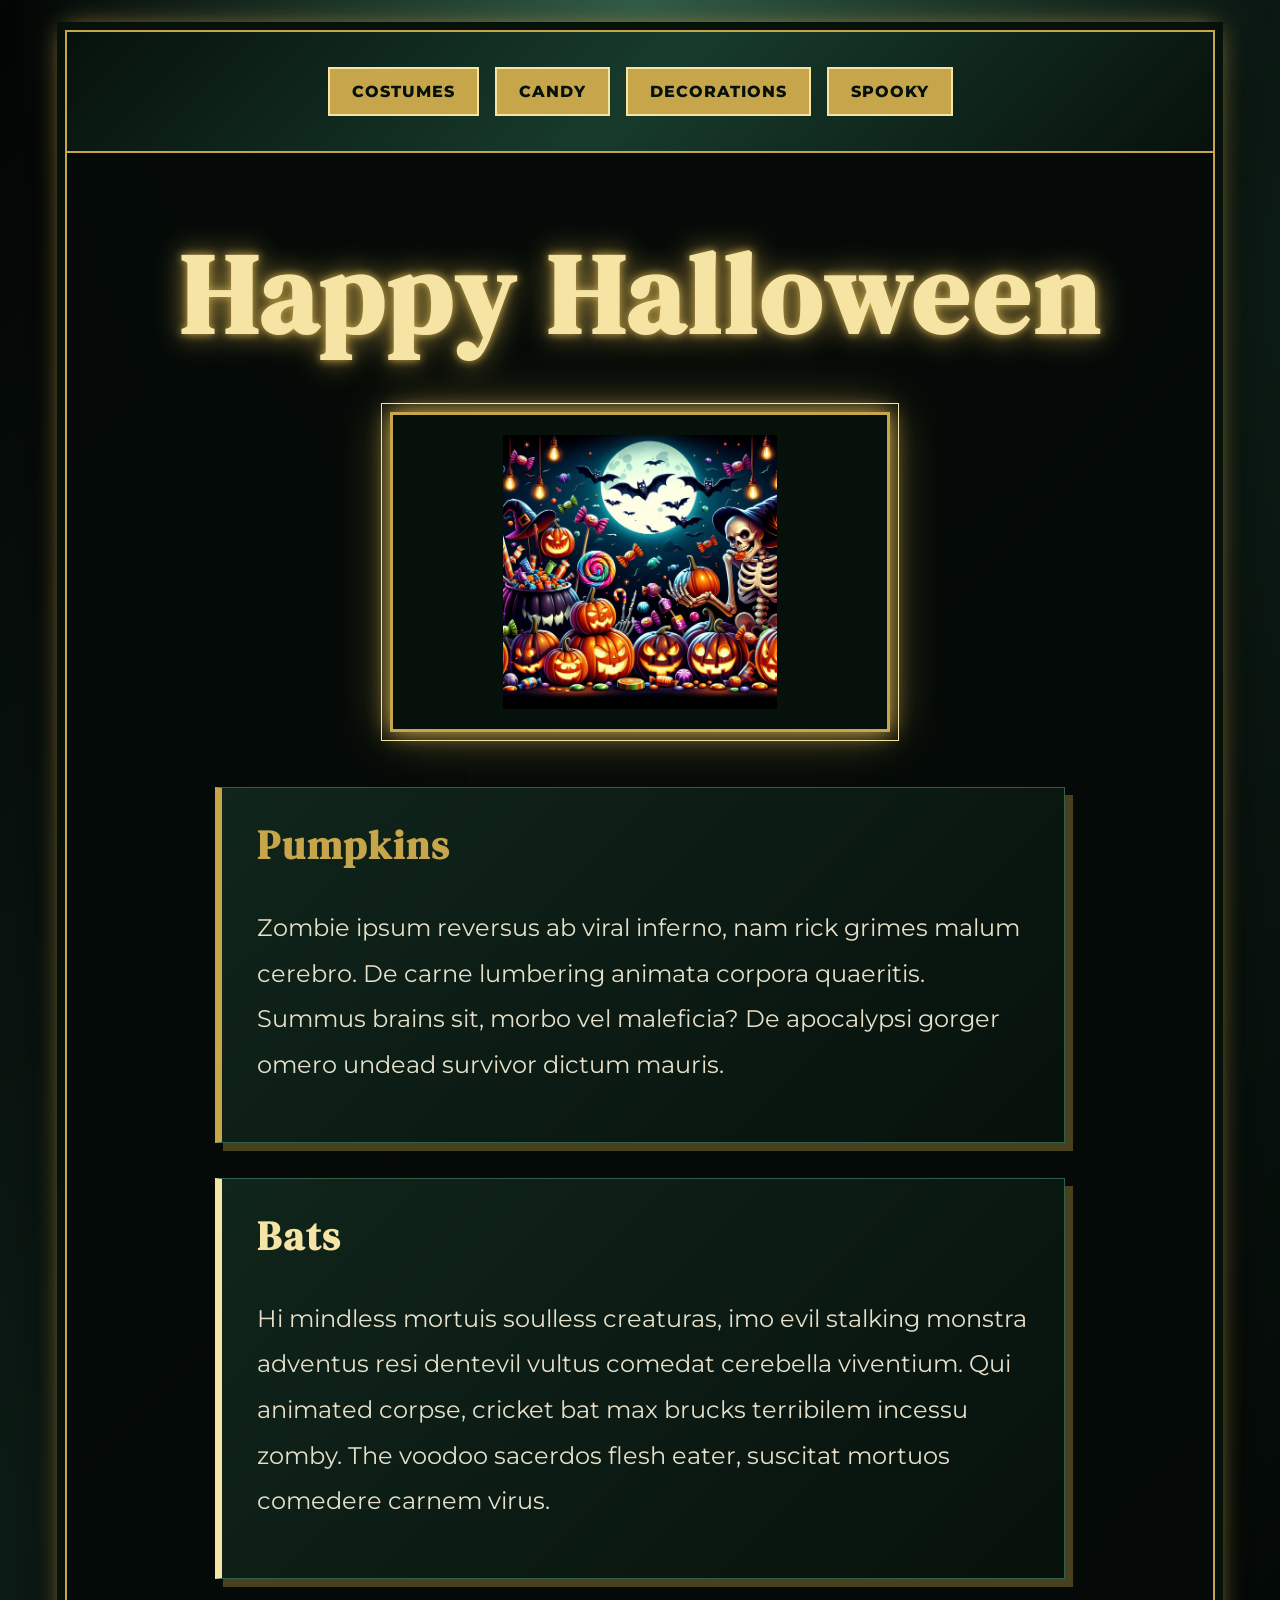
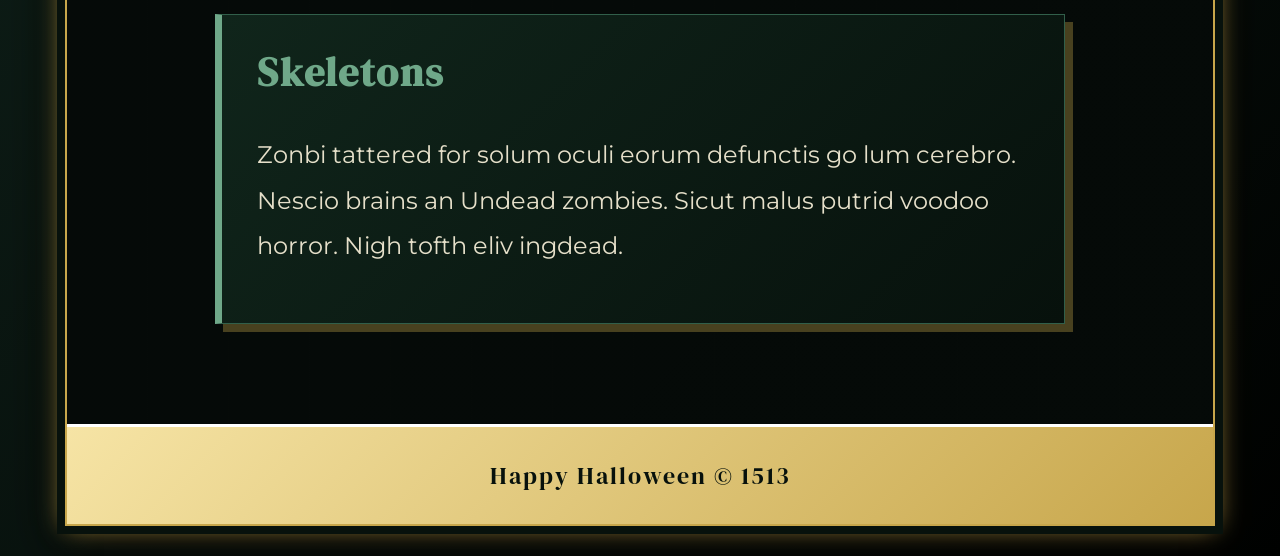
<file: ice/halloween/index.html>
<!-- For this activity you are not allowed to change
 the HTML code, only the CSS -->

<!DOCTYPE html>
<html lang="en">

<head>
    <meta charset="UTF-8">
    <meta name="viewport" content="width=device-width, initial-scale=1.0">
    <title>Document</title>
    <link rel="stylesheet" href="styles/styles.css">
</head>

<body>
    <div id="wrapper">
        <header>
            <nav>
                <ul>
                    <li>Costumes</li>
                    <li>Candy</li>
                    <li>Decorations</li>
                    <li>Spooky</li>
                </ul>
            </nav>
        </header>
        <main>
            <h1>Happy Halloween</h1>
            <img src="images/halloween.png">
            <section>
                <h2>Pumpkins</h2>
                <p>Zombie ipsum reversus ab viral inferno, nam rick grimes
                    malum cerebro. De carne lumbering animata corpora quaeritis.
                    Summus brains sit​​, morbo vel maleficia? De apocalypsi gorger
                    omero undead survivor dictum mauris. </p>
            </section>
            <section>
                <h2>Bats</h2>
                <p>Hi mindless mortuis soulless
                    creaturas, imo evil stalking monstra adventus resi dentevil vultus
                    comedat cerebella viventium. Qui animated corpse, cricket bat max
                    brucks terribilem incessu zomby. The voodoo sacerdos flesh eater,
                    suscitat mortuos comedere carnem virus.</p>
            </section>
            <section>
                <h2>Skeletons</h2>
                <p>Zonbi tattered for solum oculi
                    eorum defunctis go lum cerebro. Nescio brains an Undead zombies. Sicut
                    malus putrid voodoo horror. Nigh tofth eliv ingdead.</p>
            </section>
        </main>
        <footer>
            Happy Halloween &copy; 1513
        </footer>
    </div>
</body>

</html>
</file>
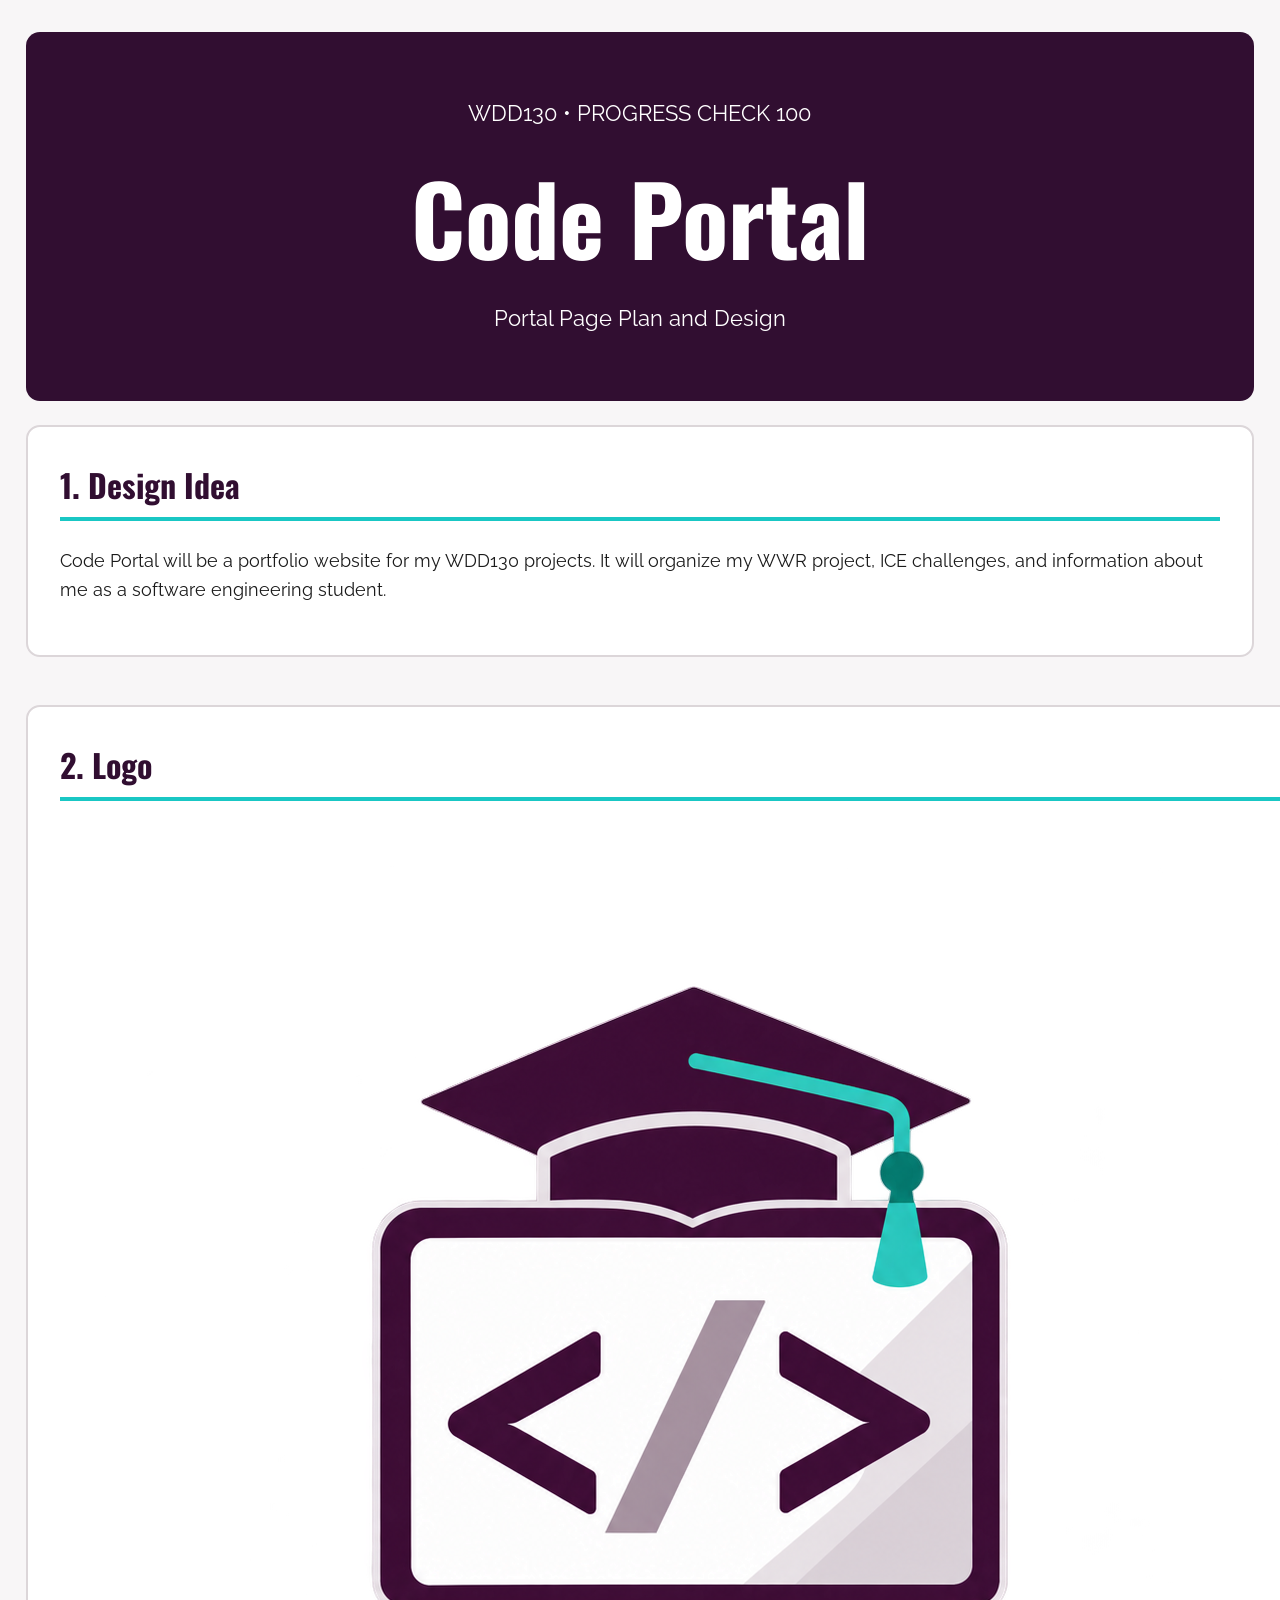
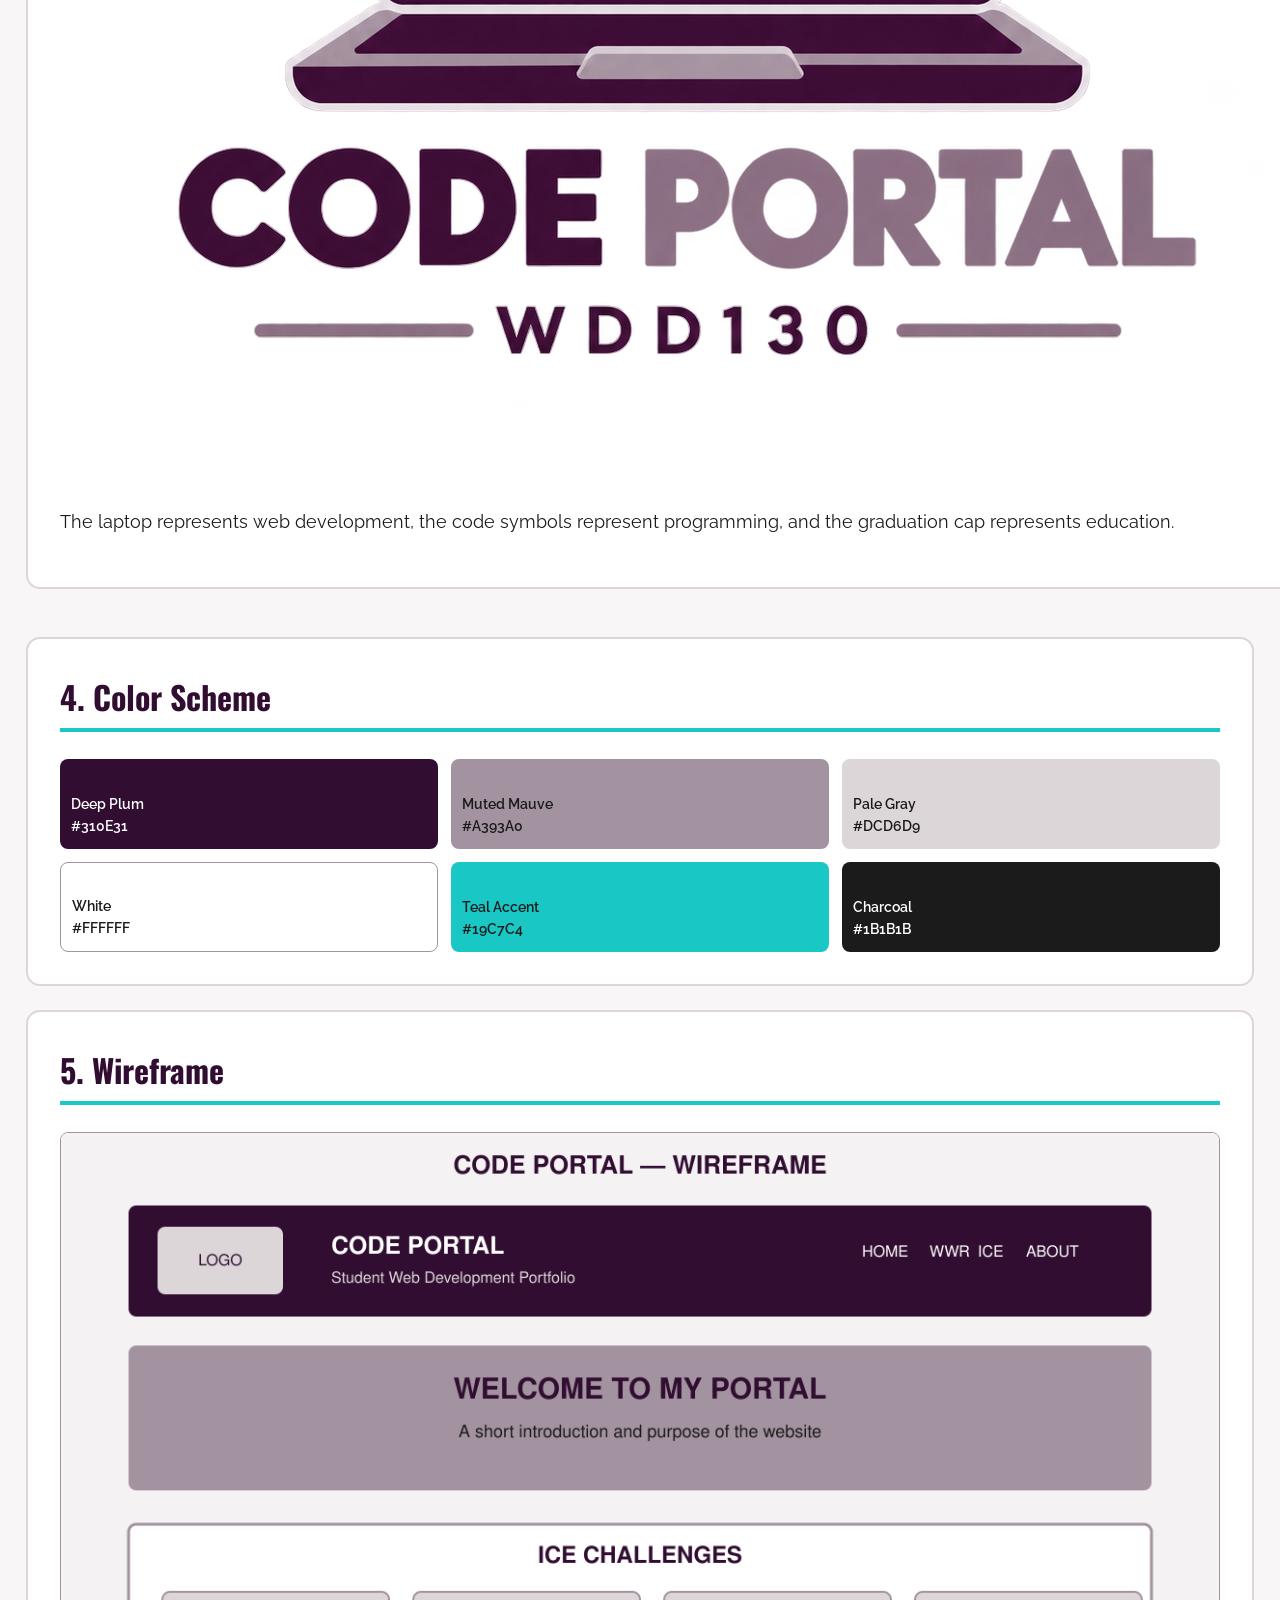
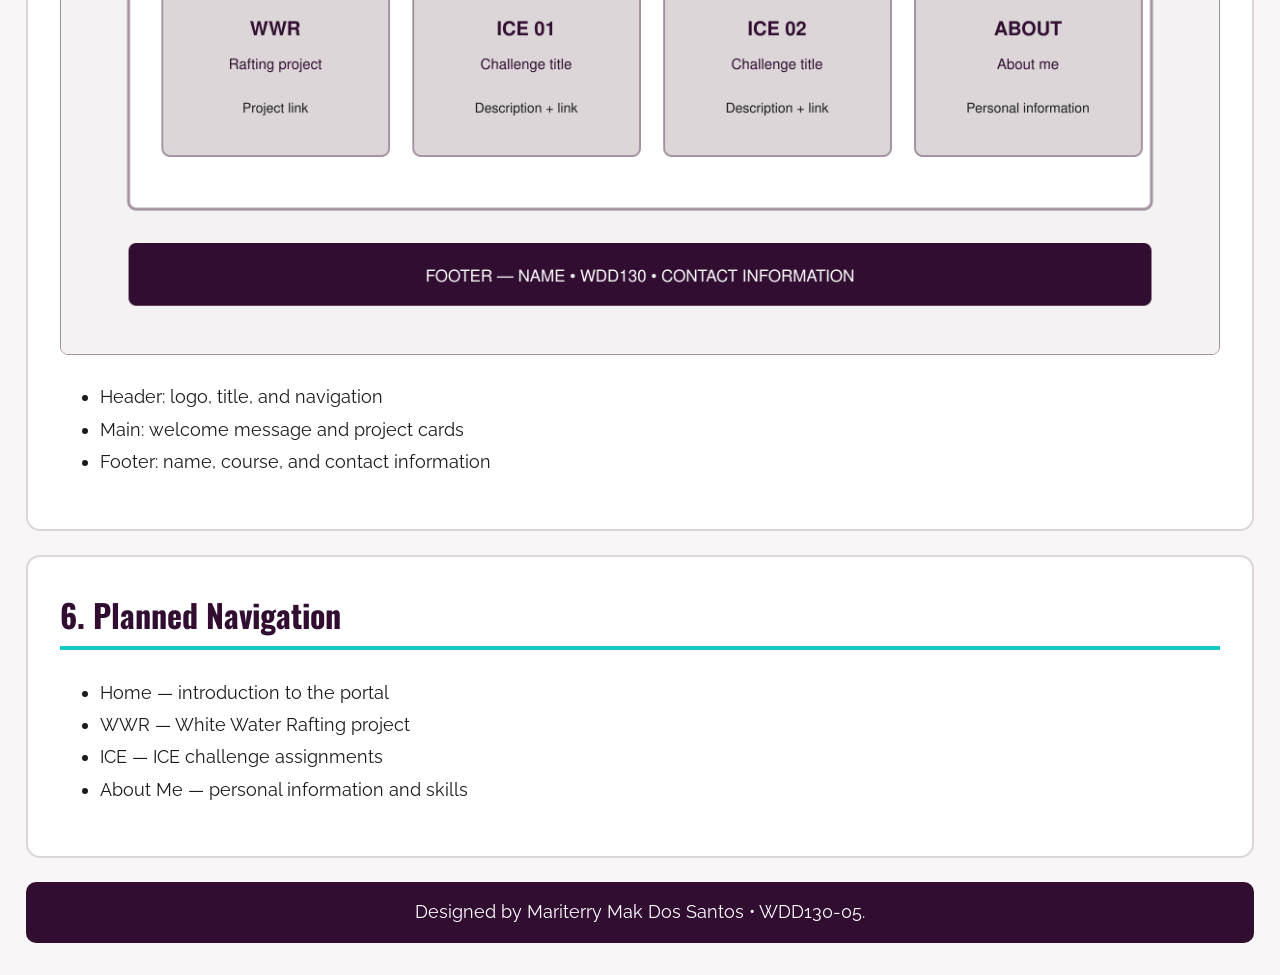
<file: code portal/code-portal-plan.html>
<!DOCTYPE html>
<html lang="en-us">

<head>
  <meta charset="UTF-8">
  <title>Portal Page - Progress Check 100</title>
  <meta name="viewport" content="width=device-width, initial-scale=1.0">
   <link type="text/css" rel="stylesheet" href="styles/code-portal-plan.css"/>
</head>

<body>
  <div class="page">

    <header>
      <p>WDD130 • PROGRESS CHECK 100</p>
      <h1>Code Portal</h1>
      <p>Portal Page Plan and Design</p>
    </header>

    <section>
      <h2>1. Design Idea</h2>

      <p>
        Code Portal will be a portfolio website for my WDD130 projects.
        It will organize my WWR project, ICE challenges, and information
        about me as a software engineering student.
      </p>
    </section>

    <div class="design-grid">

      <section>
        <h2>2. Logo</h2>

        <img src="images/code-portal-logo.png" alt="Code Portal laptop, code symbols, and graduation cap logo"/>

        <p>
          The laptop represents web development, the code symbols represent
          programming, and the graduation cap represents education.
        </p>
      </section>

      <section>
        <h2>3. Fonts</h2>

        <div class="type-sample">
          <p class="heading-font">
            Oswald — headings and navigation
          </p>

          <p class="body-font">
            Raleway — paragraphs and descriptions.
            Arial will be the backup font.
          </p>
        </div>

        <p>
          These fonts create a clean, modern, and readable portfolio style.
        </p>
      </section>

    </div>

    <section>
      <h2>4. Color Scheme</h2>

      <div class="swatches">
        <div class="swatch plum">
          Deep Plum<br>
          #310E31
        </div>

        <div class="swatch mauve">
          Muted Mauve<br>
          #A393A0
        </div>

        <div class="swatch gray">
          Pale Gray<br>
          #DCD6D9
        </div>

        <div class="swatch white">
          White<br>
          #FFFFFF
        </div>

        <div class="swatch teal">
          Teal Accent<br>
          #19C7C4
        </div>

        <div class="swatch ink">
          Charcoal<br>
          #1B1B1B
        </div>
      </div>
    </section>

    <section>
      <h2>5. Wireframe</h2>

      <img
        class="wireframe"
        src="images/download.png" alt="Wireframe showing the Code Portal layout">

      <ul>
        <li>Header: logo, title, and navigation</li>
        <li>Main: welcome message and project cards</li>
        <li>Footer: name, course, and contact information</li>
      </ul>
    </section>

    <section>
      <h2>6. Planned Navigation</h2>

      <ul>
        <li>Home — introduction to the portal</li>
        <li>WWR — White Water Rafting project</li>
        <li>ICE — ICE challenge assignments</li>
        <li>About Me — personal information and skills</li>
      </ul>
    </section>

    <footer>
      Designed by Mariterry Mak Dos Santos • WDD130-05.
    </footer>

  </div>
</body>
</html>
</file>
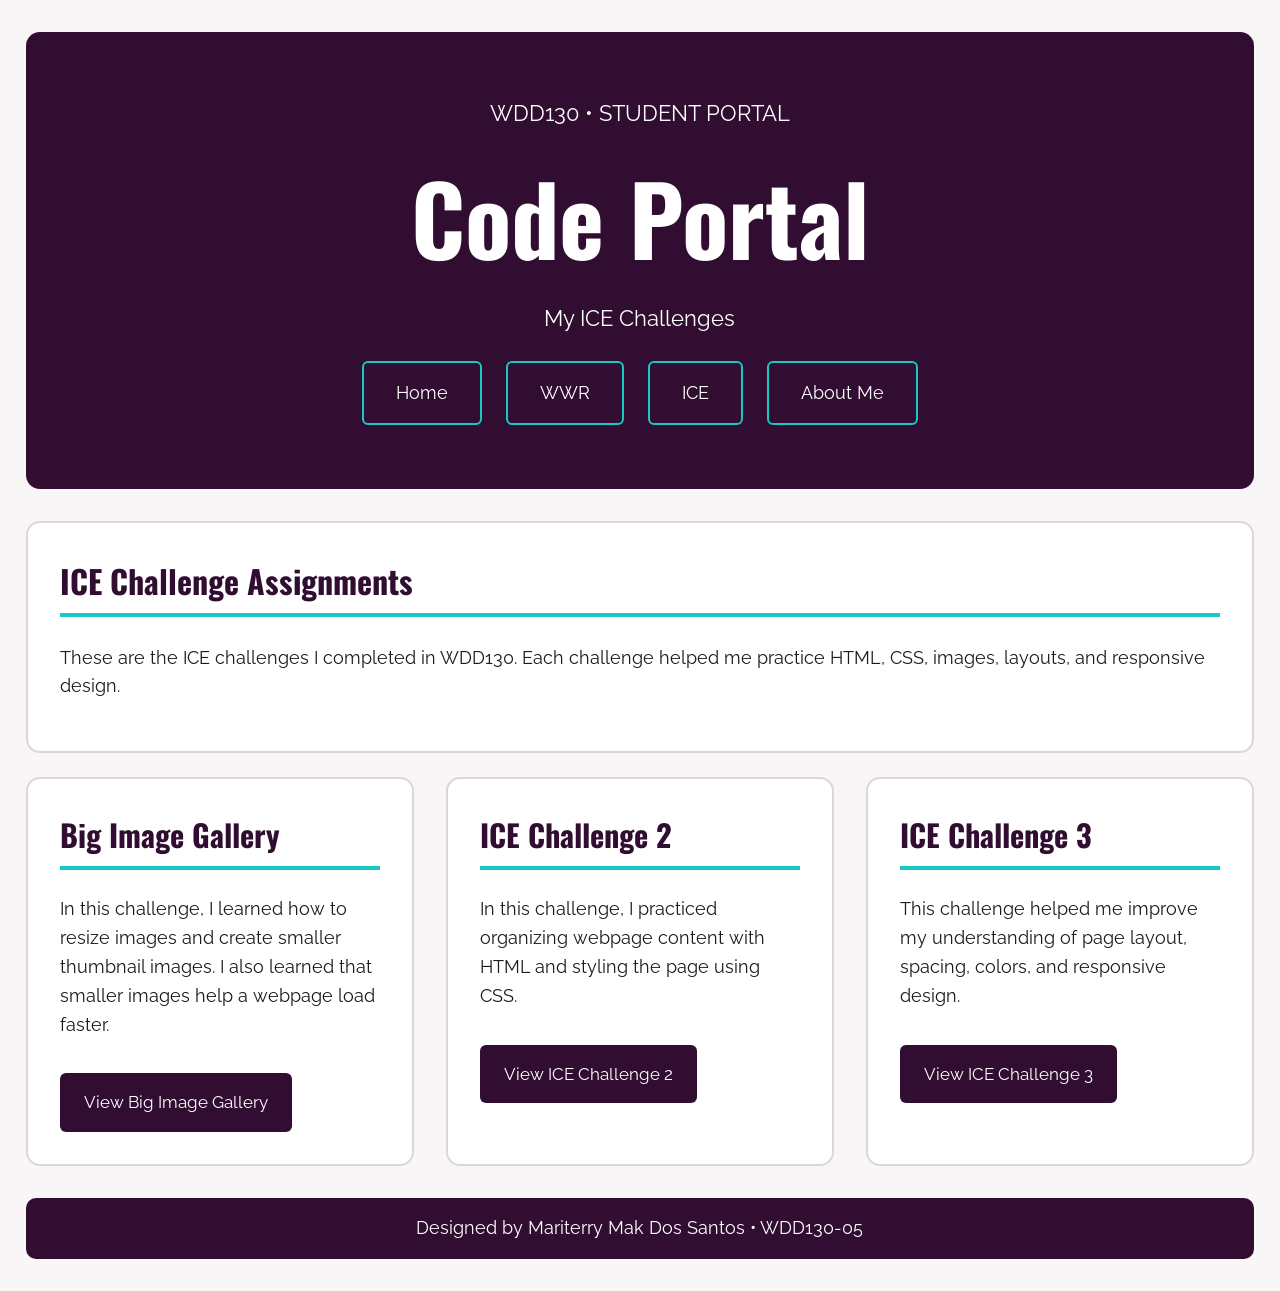
<file: code portal/ice.html>
<!DOCTYPE html>
<html lang="en-us">

<head>
  <meta charset="UTF-8">
  <meta name="viewport" content="width=device-width, initial-scale=1.0">
  <title>ICE Challenges | Code Portal</title>
  <link rel="stylesheet" href="styles/code-portal-plan.css">
</head>

<body>
  <div class="page">

    <header>
      <p>WDD130 • STUDENT PORTAL</p>
      <h1>Code Portal</h1>
      <p>My ICE Challenges</p>

      <nav>
        <a href="index.html">Home</a>
        <a href="wwr/index.html">WWR</a>
        <a href="ice.html">ICE</a>
        <a href="aboutme.html">About Me</a>
      </nav>
    </header>

    <main>
      <section>
        <h2>ICE Challenge Assignments</h2>

        <p>
          These are the ICE challenges I completed in WDD130. Each challenge
          helped me practice HTML, CSS, images, layouts, and responsive design.
        </p>
      </section>

      <div class="ice-grid">

        <article class="ice-card">
          <h2>Big Image Gallery</h2>

          <p>
            In this challenge, I learned how to resize images and create
            smaller thumbnail images. I also learned that smaller images
            help a webpage load faster.
          </p>

          <a href="ice/gallery/gallery.html">View Big Image Gallery</a>
        </article>

        <article class="ice-card">
          <h2>ICE Challenge 2</h2>

          <p>
            In this challenge, I practiced organizing webpage content with
            HTML and styling the page using CSS.
          </p>

          <a href="ice/ice-challenge-2/index.html">
            View ICE Challenge 2
          </a>
        </article>

        <article class="ice-card">
          <h2>ICE Challenge 3</h2>

          <p>
            This challenge helped me improve my understanding of page layout,
            spacing, colors, and responsive design.
          </p>

          <a href="ice/ice-challenge-3/index.html">
            View ICE Challenge 3
          </a>
        </article>

      </div>
    </main>

    <footer>
      Designed by Mariterry Mak Dos Santos • WDD130-05
    </footer>

  </div>
</body>

</html>
</file>
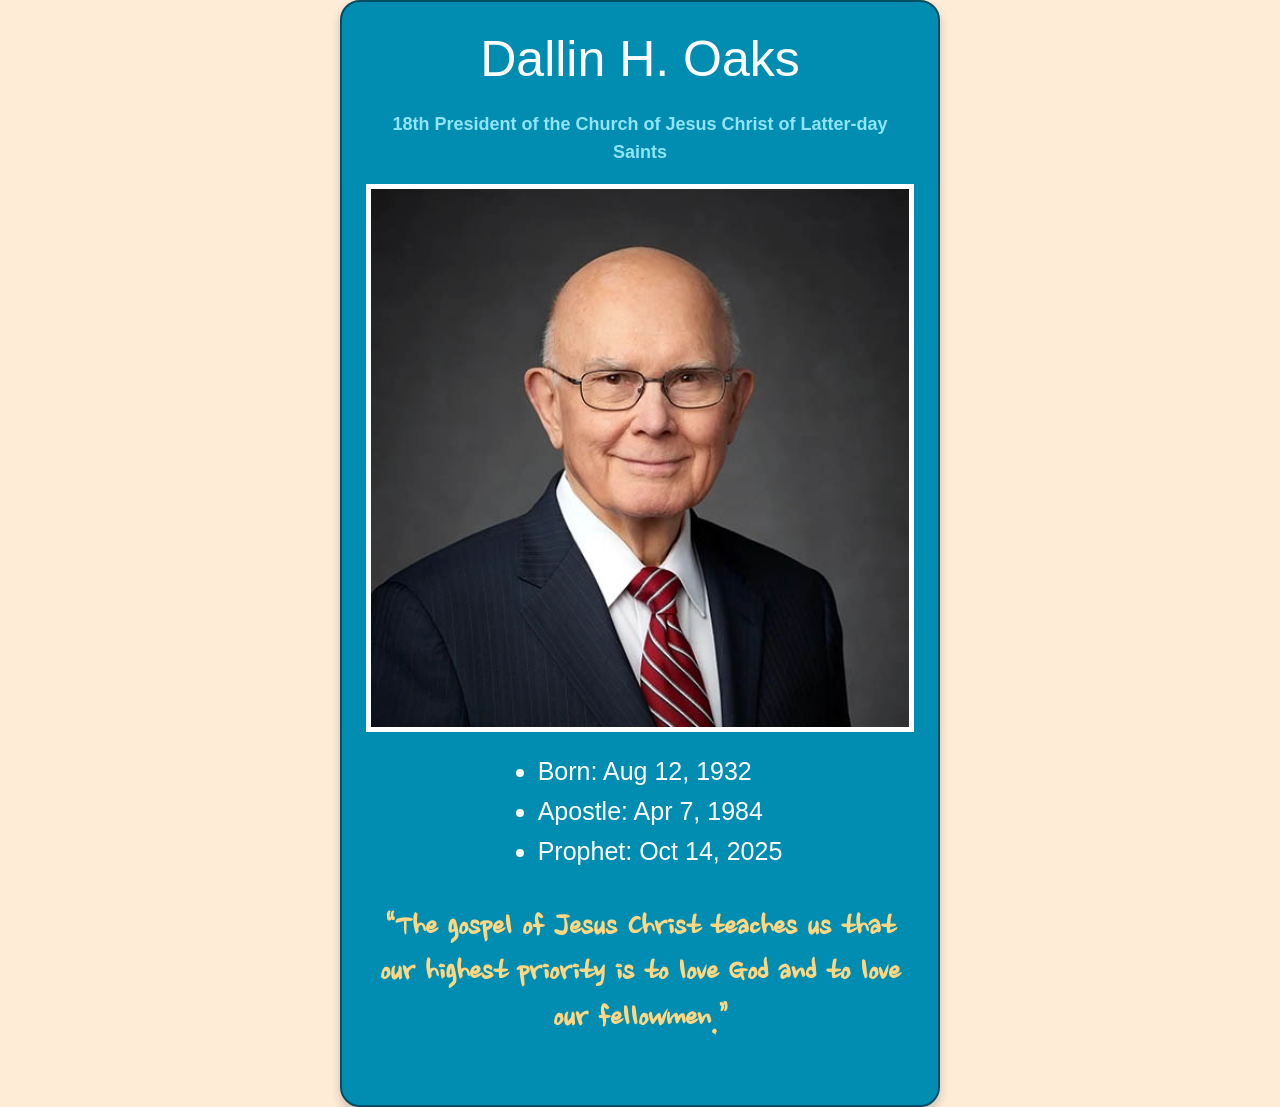
<file: ice/prophet_card.html>
<!DOCTYPE html>
<html lang="en">
<head>
  <meta charset="UTF-8">
  <meta name="viewport" content="width=device-width, initial-scale=1.0">
  <title>Dallin H. Oaks</title>
  <link rel="stylesheet" href="styles/prophet_card.css">
</head>
<body>
  <div id="content">
    <h1>Dallin H. Oaks</h1>
    <h2><a href="https://www.churchofjesuschrist.org" target="_blank">18th President of the Church of Jesus Christ of Latter-day Saints</a></h2>
    <img src="images/dallin_oaks.jpg" alt="President Dallin H. Oaks Image"/>

    <ul>
      <li>Born: Aug 12, 1932</li>
      <li>Apostle: Apr 7, 1984</li>
      <li>Prophet: Oct 14, 2025</li>
    </ul>
    <h3> “The gospel of Jesus Christ teaches us that our highest priority is to
      love God and to love our fellowmen.” </h3>
  </div>
</body>
</html>
</file>
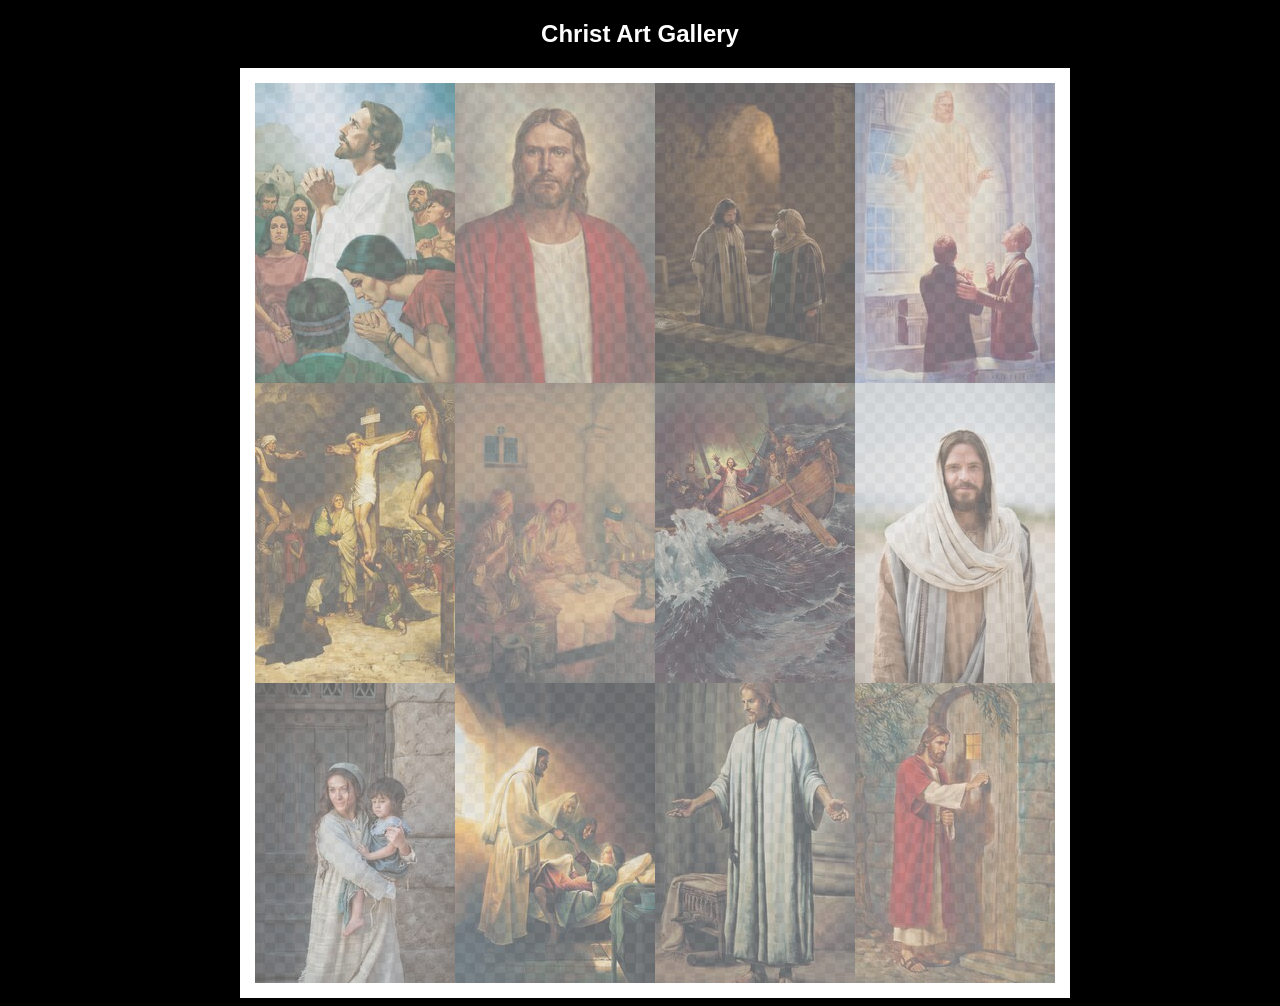
<file: ice/gallery/gallery.html>
<!DOCTYPE html>
<html lang="en">
<head>
    <meta charset="UTF-8">
    <meta name="viewport" content="width=device-width, initial-scale=1.0">
    <title>Images of Christ</title>
    <style>
        body {
            background: black;
        }
        #wrapper{
            width: 800px;
            margin: 0 auto;
        }
        nav {
            color: white;
            text-align: center;
            font-family: Haettenschweiler, 'Arial Narrow Bold', sans-serif;
        }
        #gallery{
            display: grid;
            grid-template-columns: 200px 200px 200px 200px;
            border: 15px solid rgb(255, 255, 255);
            width: 100%;
            background-color: #ddd;
            background-image:
                linear-gradient(45deg, #ccc 26%, transparent 26%), 
                linear-gradient(135deg, #ccc 26%, transparent 26%),
                linear-gradient(45deg, transparent 75%, #ccc 75%),
                linear-gradient(135deg, transparent 75%, #ccc 75%);
            background-size: 20px 20px; /* Must be a square */
            background-position: 0 0, 10px 0, 10px -10px, 0px 10px; 
            
        }
        #gallery a {
            cursor: url('images/christus.png'), pointer;
        }
        #gallery img {
            width: 200px;
            height: 300px;
            opacity:50%;
            display:block;
        }
        #gallery img:hover{
            opacity: 100%;
        }
    </style>
</head>
<body>
    <div id="wrapper">
        <nav>
            <h1>Christ Art Gallery</h1>
        </nav>
        <main>
            <div id="gallery">
                <a href="images/big/img1.jpg"><img src="images/small/img1.jpg" alt="Artwork of Jesus Christ"></a>
                <a href="images/big/img2.jpg"><img src="images/small/img2.jpg" alt="Artwork of Jesus Christ"></a>
                <a href="images/big/img3.jpg"><img src="images/small/img3.jpg" alt="Artwork of Jesus Christ"></a>
                <a href="images/big/img4.jpg"><img src="images/small/img4.jpg" alt="Artwork of Jesus Christ"></a>
                <a href="images/big/img5.jpg"><img src="images/small/img5.jpg" alt="Artwork of Jesus Christ"></a>
                <a href="images/big/img6.jpg"><img src="images/small/img6.jpg" alt="Artwork of Jesus Christ"></a>
                <a href="images/big/img7.jpg"><img src="images/small/img7.jpg" alt="Artwork of Jesus Christ"></a>
                <a href="images/big/img8.jpg"><img src="images/small/img8.jpg" alt="Artwork of Jesus Christ"></a>
                <a href="images/big/img9.jpg"><img src="images/small/img9.jpg" alt="Artwork of Jesus Christ"></a>
                <a href="images/big/img10.jpg"><img src="images/small/img10.jpg" alt="Artwork of Jesus Christ"></a>
                <a href="images/big/img11.jpg"><img src="images/small/img11.jpg" alt="Artwork of Jesus Christ"></a>
                <a href="images/big/img12.jpg"><img src="images/small/img12.jpg" alt="Artwork of Jesus Christ"></a>
            </div>
        </main>
    </div>
</body>
</html>
</file>
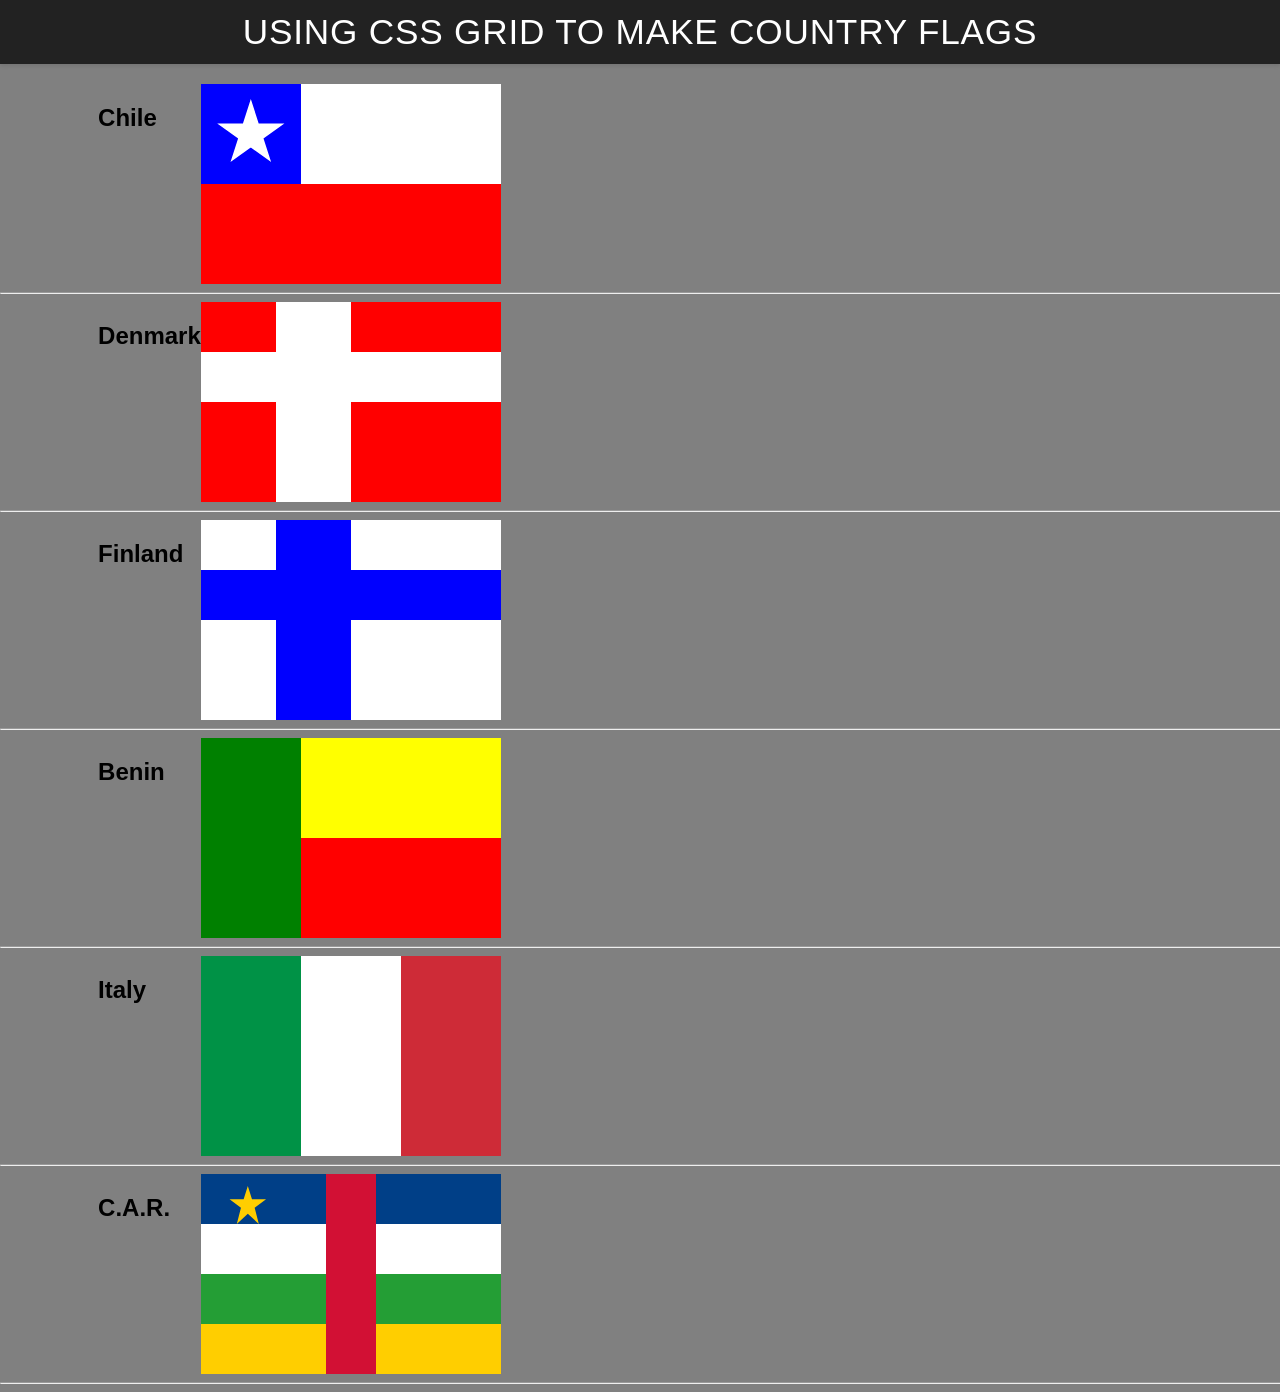
<file: ice/grid_flags/flags.html>
<!DOCTYPE html>
<html lang="en">

<head>
    <meta charset="UTF-8">
    <meta name="viewport" content="width=device-width, initial-scale=1.0">
    <title>Flag</title>
    <style>
        body {
            margin: 0;
            font-family: 'Helvetica Neue', sans-serif;
            background-color: gray;
        }

        header {
            background-color: #222;
            color: #fff;
            padding: 0.75rem 1.5rem;
            display: flex;
            align-items: center;
            justify-content: center;
            font-size: 1.1rem;
            letter-spacing: 0.05rem;
            text-transform: uppercase;
            box-shadow: 0 2px 4px rgba(0, 0, 0, 0.1);
        }

        header h1 {
            margin: 0;
            font-weight: 400;
        }
        main {
            display: grid;
            grid-template-columns: .1fr .1fr 1fr .1fr;
            margin-top: 20px;
        }
        hr {
            width: 100%;
            grid-column: 1 / 5;
        }
        h2 {
            grid-column: 2/3;
        }

        #blue {
            background: blue;
            grid-column: 1 / 2;
            display: grid;
            align-items: center;
            justify-items: center;
        }

        #white {
            background: white;
            grid-column: 2 / 4;
        }

        #red {
            background: red;
            grid-column: 1 / 4;
        }

        #chile {
            display: grid;
            grid-template-columns: 1fr 1fr 1fr;
            grid-template-rows: 1fr 1fr;
            height: 200px;
            width: 300px;
        }
        
        #denmark {
            display: grid;
            grid-template-columns: 1fr 1fr 1fr 1fr;
            grid-template-rows: 1fr 1fr 1fr 1fr;
            height: 200px;
            width: 300px;
            background-color: white;
            gap: 0;
        }
        
        #dred1 {
            background-color: red;
            grid-column: 1;
            grid-row: 1;
        }

        #dred2 {
            background-color: red;
             grid-column: 3 / 5;
            grid-row: 1;
        }

        #dred3 {
            background-color: red;
            grid-column: 1;
            grid-row: 3 / 5;
        }

        #dred4 {
            background-color: red;
            grid-column: 3 / 5;
            grid-row: 3 / 5;
        }


        /* Finland */
        #finland {
            display: grid;
            grid-template-columns: 1fr 1fr 1fr 1fr;
            grid-template-rows: 1fr 1fr 1fr 1fr;
            height: 200px;
            width: 300px;
            background-color: white;
            gap: 0;
        }

        #fwhite1 {
            background-color: blue;
            grid-column: 1 / 5;
            grid-row: 2;
        }

        #fwhite2 {
            background-color: blue;
            grid-column: 2;
            grid-row: 1 / 5;
        }

        #fwhite3,
        #fwhite4 {
          display: none;
        }


        /* Benin */
        #benin {
            display: grid;
            grid-template-columns: 1fr 1fr 1fr;
            grid-template-rows: 1fr 1fr;
            height: 200px;
            width: 300px;
        }

        #bgreen {
            background-color: green;
            grid-column: 1;
            grid-row: 1 / 3;
        }

        #byellow {
            background-color: yellow;
            grid-column: 2 / 4;
            grid-row: 1;
        }

        #bred {
            background-color: red;
            grid-column: 2 / 4;
            grid-row: 2;
        }

        #italy {
            display: grid;
            grid-template-columns: 1fr 1fr 1fr;
            height: 200px;
            width: 300px;
        }

        #igreen {
            background-color: #009246;
        }

        #iwhite {
            background-color: white;
        }

        #ired {
            background-color: #ce2b37;
        }


        /* Central African Republic */
        #car {
            position: relative;
            height: 200px;
            width: 300px;
            background: linear-gradient(
                to bottom,
                #003f87 0%,
                #003f87 25%,
                white 25%,
                white 50%,
                #249e35 50%,
                #249e35 75%,
                #ffce00 75%,
                #ffce00 100%
            );
        }

        #cstripe {
            position: absolute;
            top: 0;
            left: 125px;
            width: 50px;
            height: 200px;
            background-color: #d21034;
        }

        .car-star {
            position: absolute;
            top: 12px;
            left: 28px;
            width: 38px;
            aspect-ratio: 1;
            background-color: #ffce00;
            clip-path: polygon(
                50% 0%,
                61% 35%,
                98% 35%,
                68% 57%,
                79% 100%,
                50% 73%,
                21% 100%,
                32% 57%,
                2% 35%,
                39% 35%
            );
        }

        .star {
            width: 70px;
            aspect-ratio: 1;
            background: white;
            clip-path: polygon(50% 0, 79% 90%, 2% 35%, 98% 35%, 21% 90%);
        }
    </style>
</head>

<body>
    <header>
        <h1>Using CSS Grid to make Country Flags</h1>
    </header>
    <main>
        <h2>Chile</h2>
        <div id="chile">
            <div id="blue">
                <div class="star"></div>
            </div>
            <div id="white"></div>
            <div id="red"></div>
        </div>
        <hr>

        <h2>Denmark</h2>
        <div id="denmark">
            <div id="dred1"></div>
            <div id="dred2"></div>
            <div id="dred3"></div>
            <div id="dred4"></div>
        </div>
        <hr>

        <h2>Finland</h2>
        <div id="finland">
            <div id="fwhite1"></div>
            <div id="fwhite2"></div>
            <div id="fwhite3"></div>
            <div id="fwhite4"></div>
        </div>
        <hr>

        <h2>Benin</h2>
        <div id="benin">
            <div id="bgreen"></div>
            <div id="byellow"></div>
            <div id="bred"></div>
        </div>
        <hr>

        <h2>Italy</h2>
        <div id="italy">
            <div id="igreen"></div>
            <div id="iwhite"></div>
            <div id="ired"></div>
        </div>
        <hr>

        <h2>C.A.R.</h2>
        <div id="car">
            <div id="cblue"></div>
            <div id="cstripe"></div>
            <div class="car-star"></div>
        </div>
        <hr>
    </main>
</body>

</html>
</file>
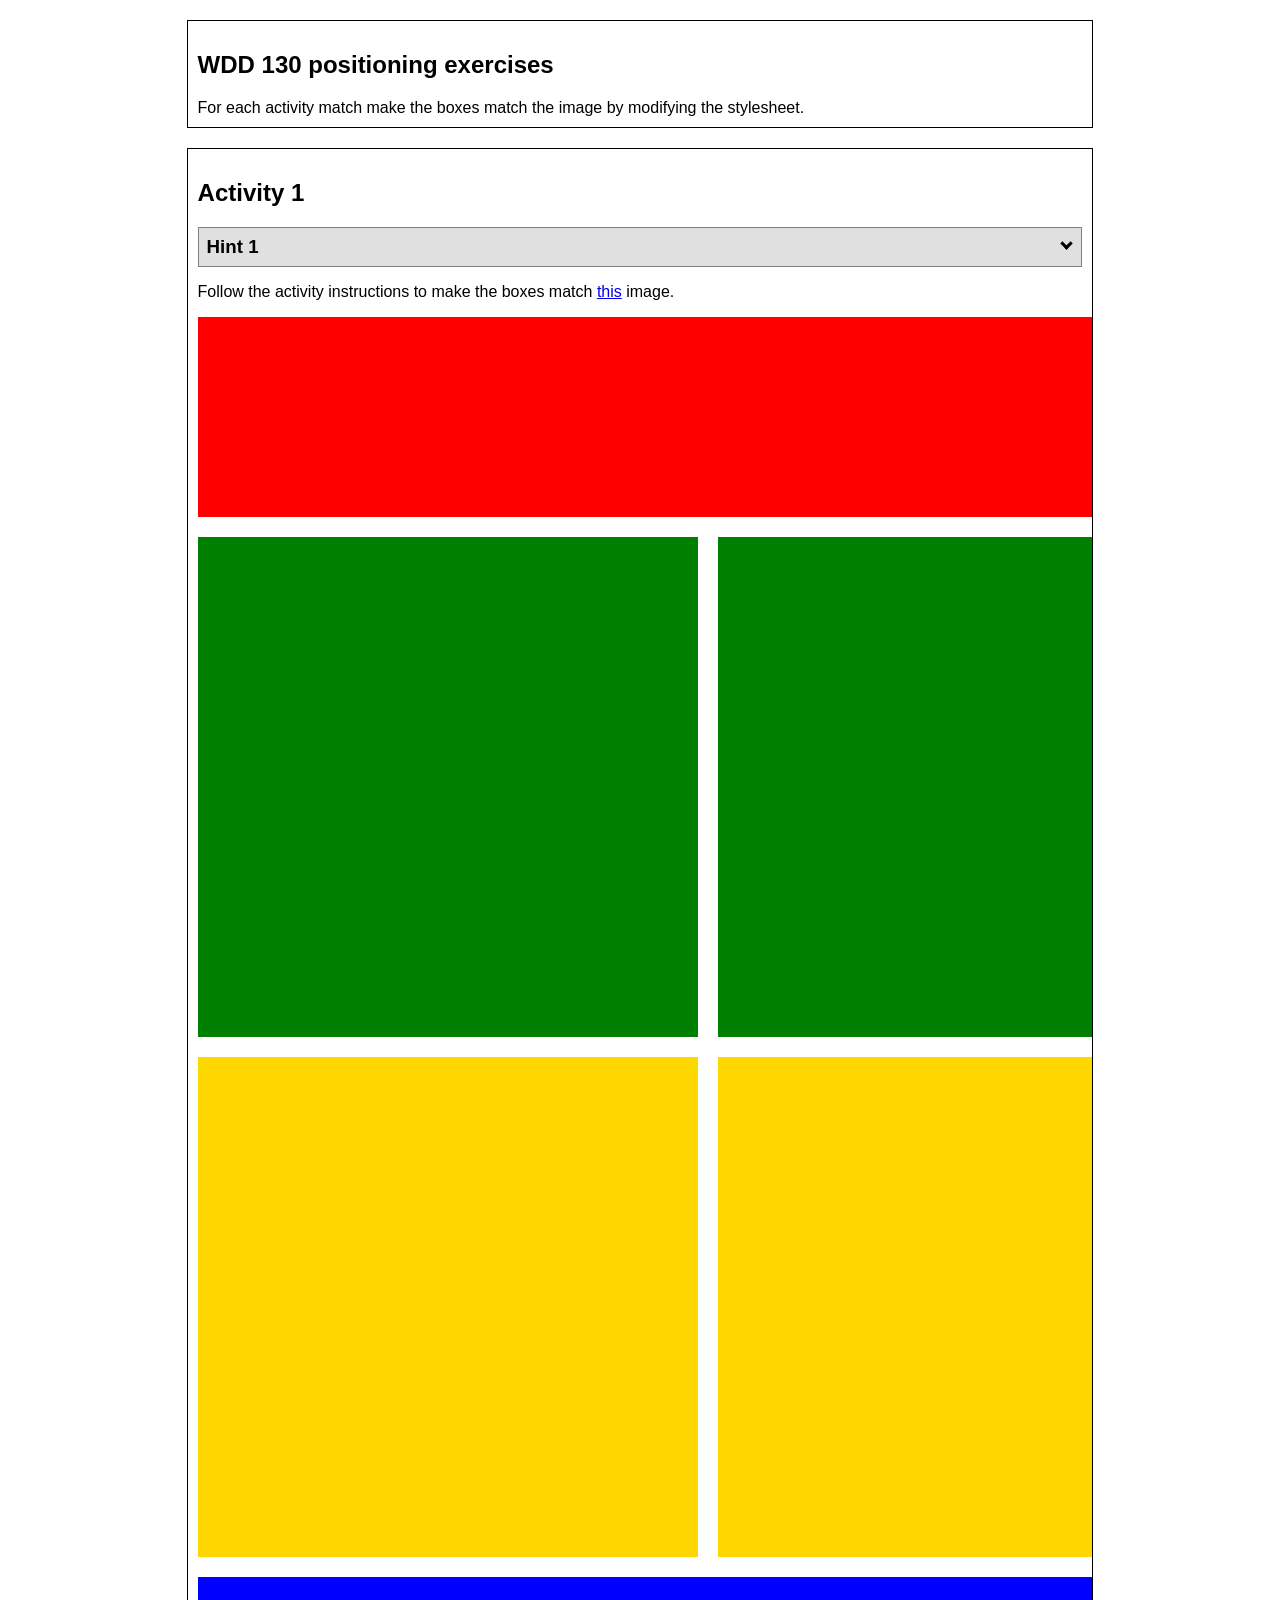
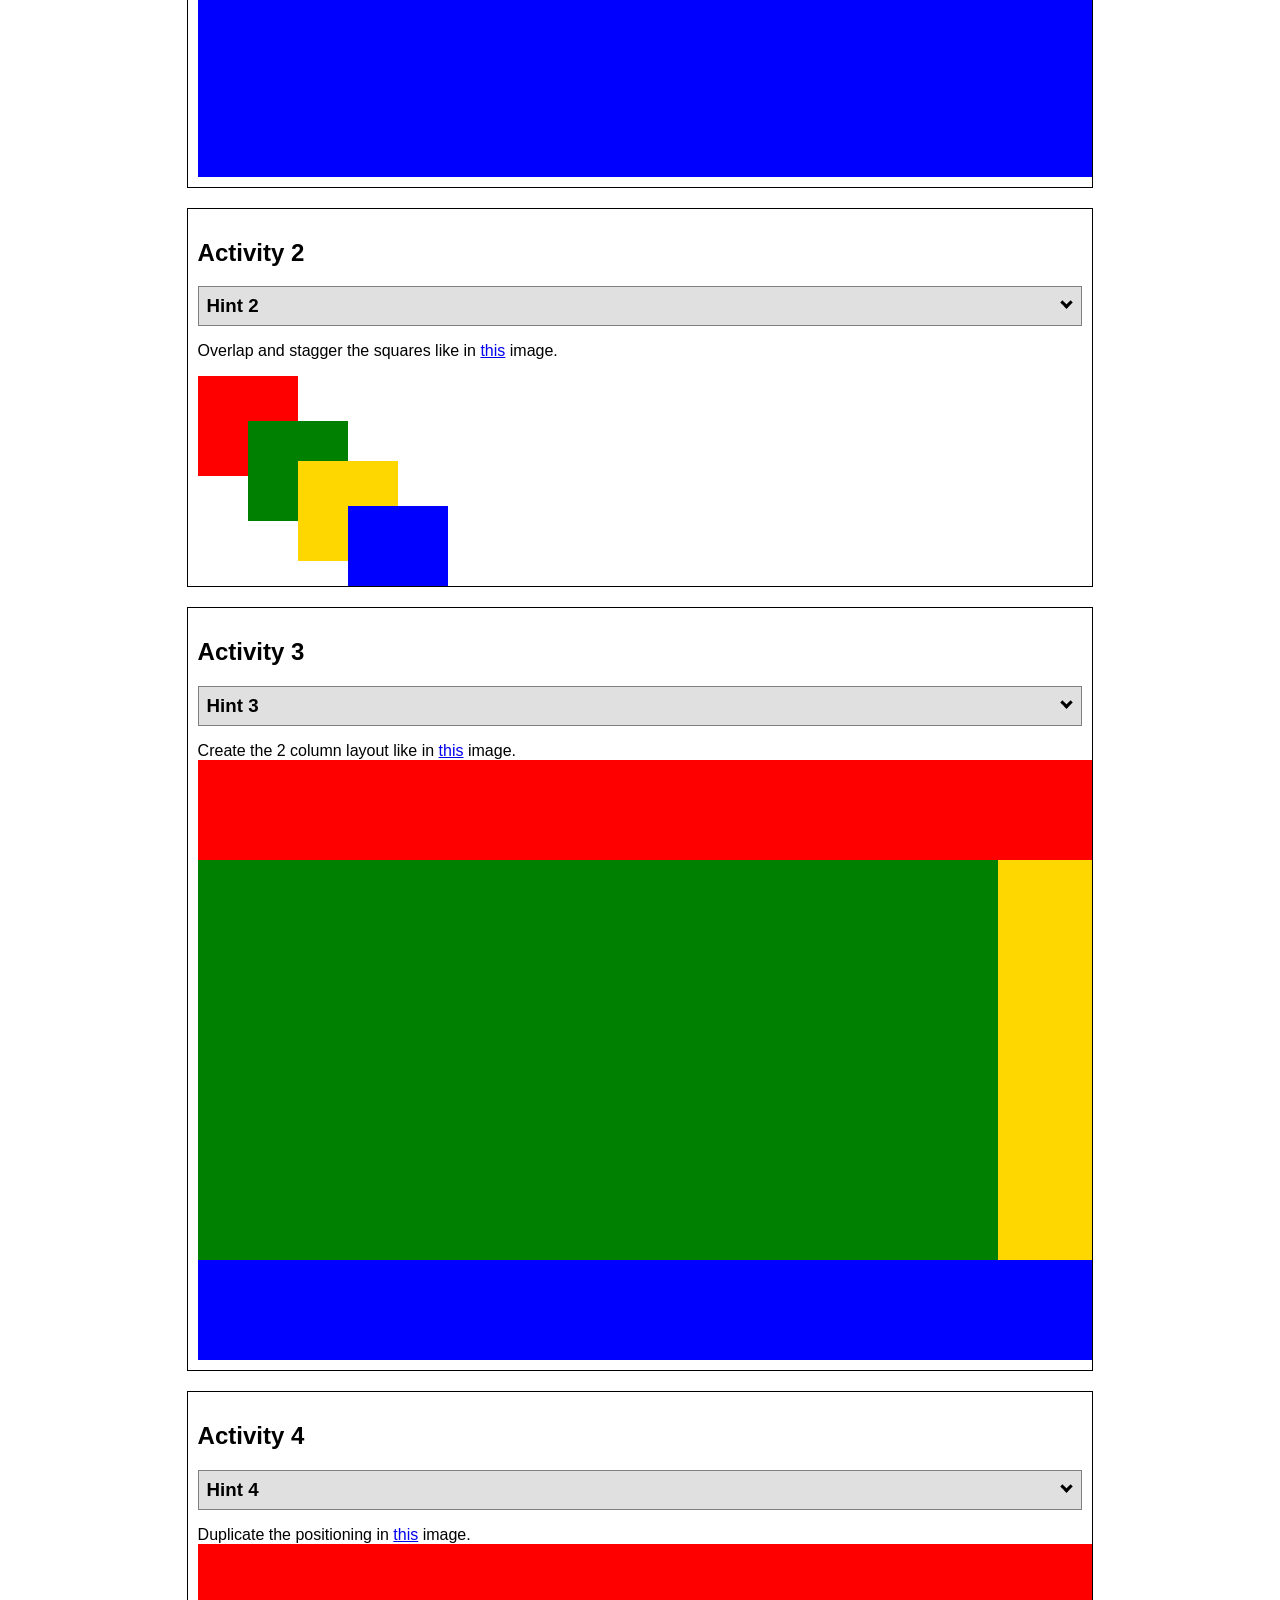
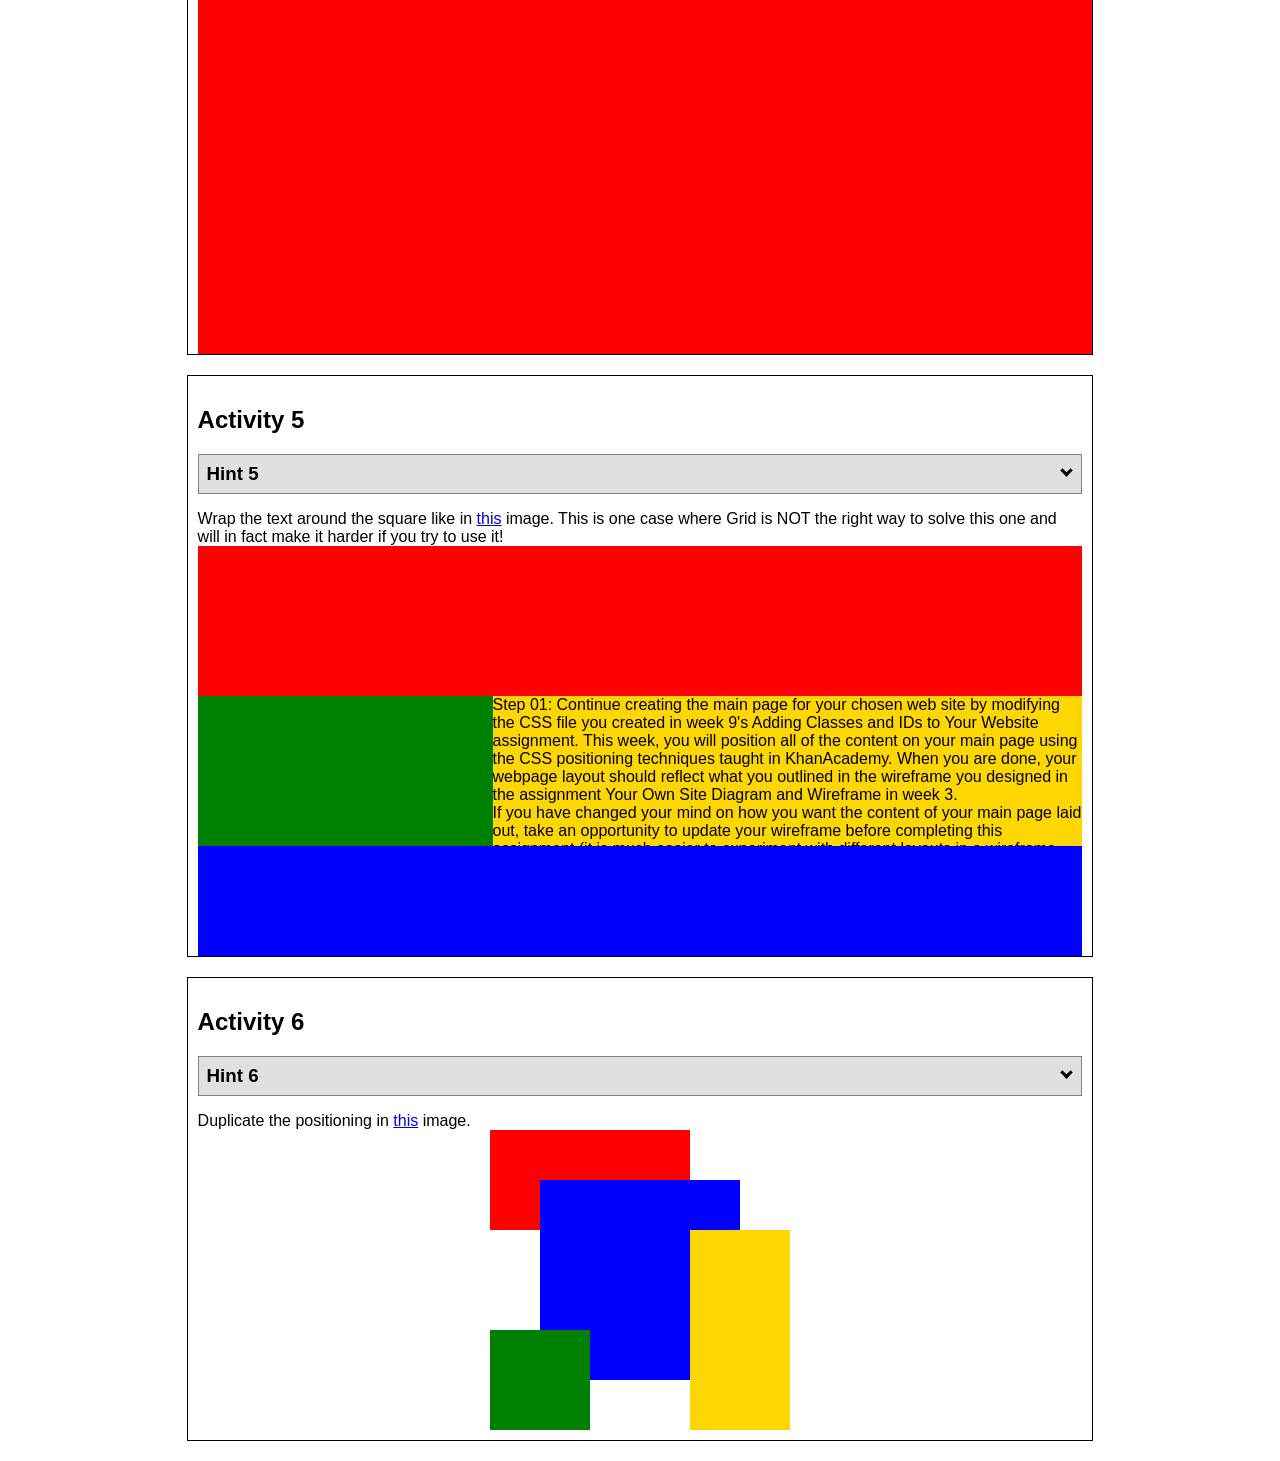
<file: ice/positioning/positioning.html>
<!DOCTYPE html>
<html lang="en">
  <head>
    <!-- HTML - Name: positioning.html -->
    <title>Positioning Activity</title>
    <link rel="stylesheet" type="text/css" href="positionstyles.css" />
  </head>
  <body>
    <div class="activity">
      <h2>WDD 130 positioning exercises</h2>
      For each activity match make the boxes match the image by modifying the stylesheet.</div>
    <div class="activity">
      <h2>Activity 1</h2>
      <section class="hint"><input type="checkbox" ><i></i> <h3>Hint 1</h3><div><p>Use the activity instructions for the firt activity</a></p></div></section>
      <p>Follow the activity instructions to make the boxes match  <a href="images/example1.png" target="_blank">this</a> image.</p>
      <div class="content1" >
        <div class="red1" ></div>
        <div class="green1" ></div>
        <div class="green1" ></div>
        <div class="yellow1"></div>
        <div class="yellow1"></div>
        <div class="blue1"></div>
      </div>
    </div>
    <div class="activity">
      <h2>Activity 2</h2>
      <section class="hint"><input type="checkbox" > <h3>Hint 2</h3><i></i><div>
      <ul>
      <li>grid-template-columns: 50px 50px 50px 50px 50px </li></ul></div></section>
      <p>Overlap and stagger the squares like in <a href="images/example2.png" target="_blank">this</a> image.</p>
      <div class="content2" >
        <div class="red2" ></div>
        <div class="green2" ></div>
        <div class="yellow2"></div>
        <div class="blue2"></div>
      </div>
    </div>
    <div class="activity">
      <h2>Activity 3</h2>
      <section class="hint"><input type="checkbox" > <h3>Hint 3</h3><i></i><div><p>This one is going to be best solved with CSS Grid. Remember to make the boxes the right width first...then start moving them around. </p><h4>Properties used:</h4><ul><li>display:grid;</li><li>grid-template-columns:</li><li>grid-column-gap:</li>
        <li>grid-column:</li>  </ul></div></section>
      Create the 2 column layout like in <a href="images/example3.png" target="_blank">this</a>  image.
      <div class="content3" >
        <div class="red3" ></div>
        <div class="green3" ></div>
        <div class="yellow3"></div>
        <div class="blue3"></div>
      </div>
    </div>
    <div class="activity">
      <h2>Activity 4</h2>
      <section class="hint"><input type="checkbox" > <h3>Hint 4</h3><i></i><div><p>For the others we have been primarily concerned with width. For this one you will need to adjust height as well. </p><h4>Properties used:</h4><ul><li>display:grid;</li><li>grid-template-columns:</li><li>grid-row:</li></ul></div></section>
      Duplicate the positioning in <a href="images/example4.png" target="_blank">this</a> image. 
      <div class="content4" >
        <div class="red4" ></div>
        <div class="green4" ></div>
        <div class="yellow4"></div>
        <div class="blue4"></div>
      </div>
    </div>

    <div class="activity">
      <h2>Activity 5</h2>
      <section class="hint"><input type="checkbox" > <h3>Hint 5</h3><i></i><div><p>Grid is <strong>not</strong> the right way to do this.  In fact there is only one way to really do that...and that is with float. Remember that we float the thing we want the text to wrap around.  Also remember to start by making all the shapes the right size and shape.</p><h4>Properties used:</h4><ul><li>float: left;</li></ul></div></section>
      Wrap the text around the square like in <a href="images/example5.png" target="_blank">this</a> image. This is one case where Grid is NOT the right way to solve this one and will in fact make it harder if you try to use it!
      <div class="content5" >
        <div class="red5" ></div>
        <div class="green5" ></div>
        <div class="yellow5">Step 01: Continue creating the main page for your chosen web site by modifying the CSS file you created in week 9's Adding Classes and IDs to Your Website assignment. This week, you will position all of the content on your main page using the CSS positioning techniques taught in KhanAcademy. When you are done, your webpage layout should reflect what you outlined in the wireframe you designed in the assignment Your Own Site Diagram and Wireframe in week 3. <br />
          If you have changed your mind on how you want the content of your main page laid out, take an opportunity to update your wireframe before completing this assignment (it is much easier to experiment with different layouts in a wireframe than it is to do so by modifying the CSS). Also, if you find that you are having trouble with using CSS positioning, feel free to review the concepts at the learn layout site: http://learnlayout.com/. You should be able to apply these principles to your site. For futher help, refer back to the Max Design site used in the beginning of the course for an example of how to implement your site design.</div>
        <div class="blue5"></div>
      </div>
    </div>
    <div class="activity">
      <h2>Activity 6</h2>
      <section class="hint"><input type="checkbox" > <h3>Hint 6</h3><i></i><div><p>This one is all about visualizing the grid behind the layout. If you are having a hard time doing that first: all the sizes are even multiples of 100, and second here is another example with the lines drawn: <a href="images/example6-hint.png" target="_blank">example 6 with lines</a>. For this one you will find it easiest if you use px for the column width. You can also use <kbd>z-index</kbd> to control the element layering.    </p><h4>Properties used:</h4><ul><li>display:grid;</li><li>grid-template-columns:</li><li>grid-column:</li><li>grid-row:</li><li><a href="https://www.w3schools.com/cssref/pr_pos_z-index.asp" target="_blank">z-index:</a></li></ul></div></section>
      Duplicate the positioning in <a href="images/example6.png" target="_blank">this</a> image.
      <div class="content6" >
        <div class="red6" ></div>
        <div class="green6" ></div>
        <div class="yellow6"></div>
        <div class="blue6"></div>
      </div>
    </div>
  </body>
</html>
</file>
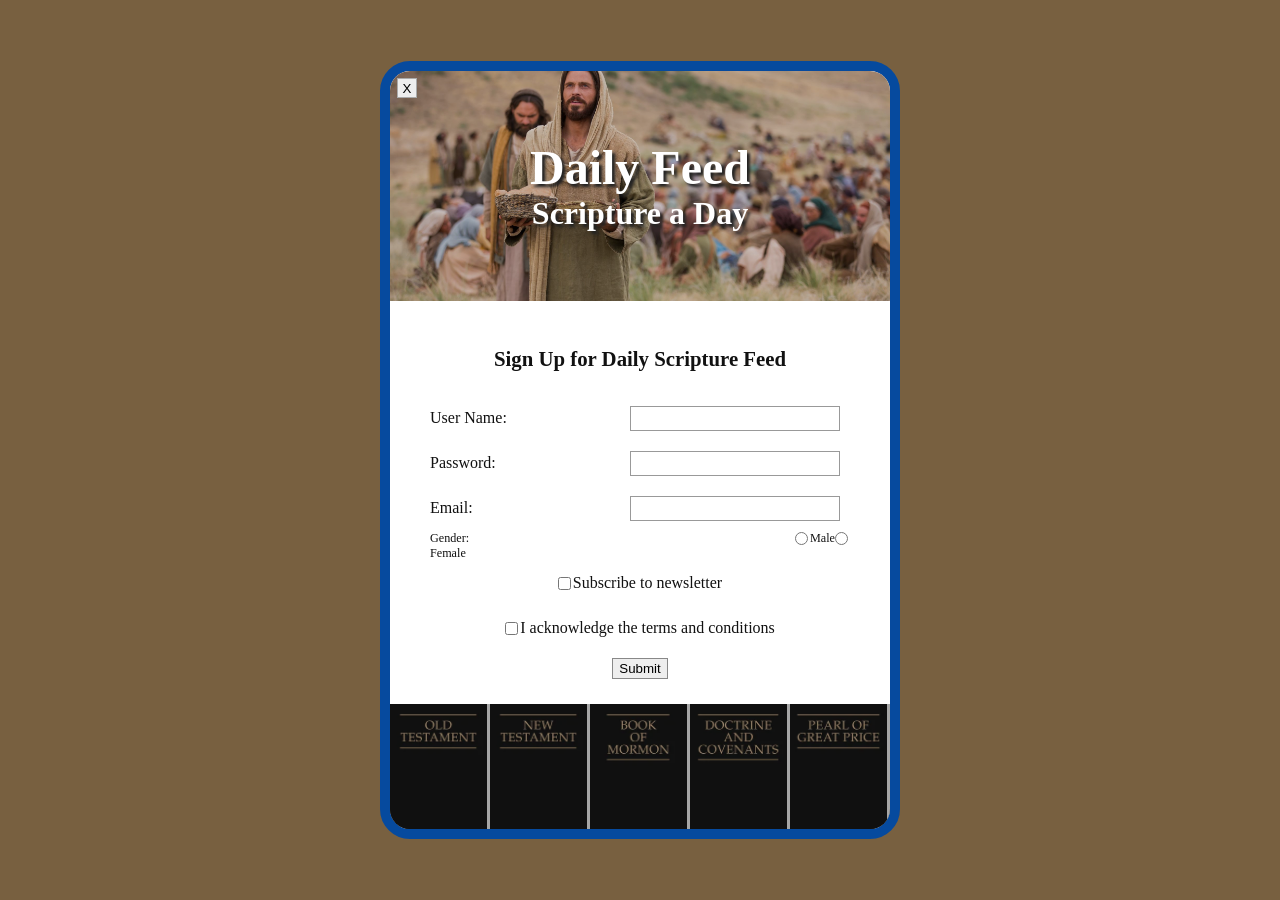
<file: ice/signup/signup.html>
<!DOCTYPE html>
<html lang="en">

<head>
    <meta charset="UTF-8">
    <meta name="viewport" content="width=device-width, initial-scale=1.0">
    <title>Daily Feed Sign Up</title>

    <style>
        * {
            box-sizing: border-box;
        }

        body {
            min-height: 100vh;
            margin: 0;
            display: grid;
            place-items: center;
            padding: 1rem;
            background: rgb(120, 96, 64);
            color: #111;
            font-family: Georgia, "Times New Roman", serif;
        }

        #formContainer {
            width: 520px;
            overflow: hidden;
            border: 10px solid #064a9e;
            border-radius: 30px;
            background: white;
        }

        .hero {
            position: relative;
            height: 230px;
            display: grid;
            place-items: center;
            overflow: hidden;
            text-align: center;
            color: white;
        }

        .hero::before {
            content: "";
            position: absolute;
            inset: 0;
            background-image: url("images/jesus_feeds_5000.jpeg");
            background-size: cover;
            background-position: center;
            filter: brightness(0.8);
        }

        .hero h1,
        .hero h2 {
            position: relative;
            z-index: 1;
            margin: 0;
            text-shadow: 3px 3px 3px #222;
        }

        .hero h1 {
            font-size: 3rem;
        }

        .hero h2 {
            font-size: 2rem;
        }

        #closeBtn {
            position: absolute;
            z-index: 2;
            top: 7px;
            left: 7px;
            width: 20px;
            height: 20px;
            padding: 0;
            border: 1px solid #aaa;
            background: #eee;
            cursor: pointer;
        }

        form {
            padding: 25px 40px;
        }

        form h3 {
            text-align: center;
            font-size: 1.3rem;
            margin-bottom: 25px;
        }

        .field {
            display: grid;
            grid-template-columns: 1fr 220px;
            align-items: center;
            min-height: 45px;
            font-size: 1rem;
        }   

        input[type="text"],
        input[type="password"],
        input[type="email"] {
            width: 210px;
            height: 25px;
            border: 1px solid #999;
        }

        .gender {
            display: grid;
            grid-template-columns: 1fr auto auto auto;
            align-items: center;
            min-height: 29px;
            font-size: 0.76rem;
        }

        .gender input,
        .check-row input {
            margin: 0 2px 0 0;
        }

        .check-row {
            display: flex;
            justify-content: center;
            align-items: center;
            min-height: 45px;
            font-size: 1rem;
        }

        .submit-row {
            display: flex;
            justify-content: center;
            margin-top: 0.45rem;
        }

        .submit-row button {
            padding: 2px 6px;
            border: 1px solid #888;
            background: #eee;
            cursor: pointer;
        }

        .books {
            display: grid;
            grid-template-columns: repeat(5, 1fr);
            height: 125px;
            overflow: hidden;
            background: #151515;
        }

        .book {
            border-right: 3px solid white;
            background-position: center;
            background-size: cover;
            filter: brightness(.65) saturate(.8);
        }

        .book.old {
            background-image: url("images/old_testament.webp");
        }

        .book.new {
            background-image: url("images/new_testament.webp");
        }

        .book.mormon {
            background-image: url("images/book_of_mormon.webp");
        }

        .book.doctrine {
            background-image: url("images/doctrine_and_covenants.webp");
        }

        .book.pearl {
            background-image: url("images/pearl_of_great_price.webp");
        }

        #output {
            margin-top: 1rem;
            padding: 0.8rem;
            background: white;
            font-family: Arial, sans-serif;
            font-size: 0.85rem;
        }

        #output:empty {
            display: none;
        }
    </style>
</head>

<body>
    <div id="formContainer">
         <header class="hero">
            <button type="button" id="closeBtn">X</button>

            <div>
                <h1>Daily Feed</h1>
                <h2>Scripture a Day</h2>
            </div>
        </header>
        <form id="myForm">
            <h3>Sign Up for Daily Scripture Feed</h3>

            <div class="field">
                <label for="username">User Name:</label>
                <input type="text" id="username" name="username" required>
            </div>

            <div class="field">
                <label for="password">Password:</label>
                <input type="password" id="password" name="password" required>
            </div>

            <div class="field">
                <label for="email">Email:</label>
                <input type="email" id="email" name="email" required>
            </div>

            <div class="gender">
                <span>Gender:</span>

                <input type="radio" id="male" name="gender"
                    value="male" required>
                <label for="male">Male</label>

                <input type="radio" id="female" name="gender"
                    value="female">
                <label for="female">Female</label>
            </div>

            <div class="check-row">
                <input type="checkbox" id="newsletter" name="newsletter">
                <label for="newsletter">Subscribe to newsletter</label>
            </div>

            <div class="check-row">
                <input type="checkbox" id="conditions"
                    name="conditions" required>
                <label for="conditions">
                    I acknowledge the terms and conditions
                </label>
            </div>

            <div class="submit-row">
                <button type="submit">Submit</button>
            </div>
        </form>

        <div class="books">
            <div class="book old"></div>
            <div class="book new"></div>
            <div class="book mormon"></div>
            <div class="book doctrine"></div>
            <div class="book pearl"></div>
        </div>

    </div>

    <div id="output"></div>
    <script>
        // Here is some Javascript to start looking forward to wdd131
        document.getElementById("closeBtn").addEventListener("click", function () {
            document.getElementById("formContainer").style.display = "none";
         });
        const form = document.getElementById('myForm');
        const output = document.getElementById('output');

        form.addEventListener('submit', function (event) {
            event.preventDefault(); // Stop form from actually submitting

            const formData = new FormData(form);
            const entries = [];

            for (const [key, value] of formData.entries()) {
                if (key == "password") {
                    entries.push(`<strong>${key}</strong>: ${value} (you should probably encrypt the password)`);
                } else {
                    entries.push(`<strong>${key}</strong>: ${value}`);
                }
            }

            output.innerHTML = `
            <br>  
            <h3>Here is the data that would be sent to the server:</h3>
            <ul>
                ${entries.map(item => `<li>${item}</li>`).join('')}
            </ul>
            `;
                });
    </script>

</body>

</html>
</file>
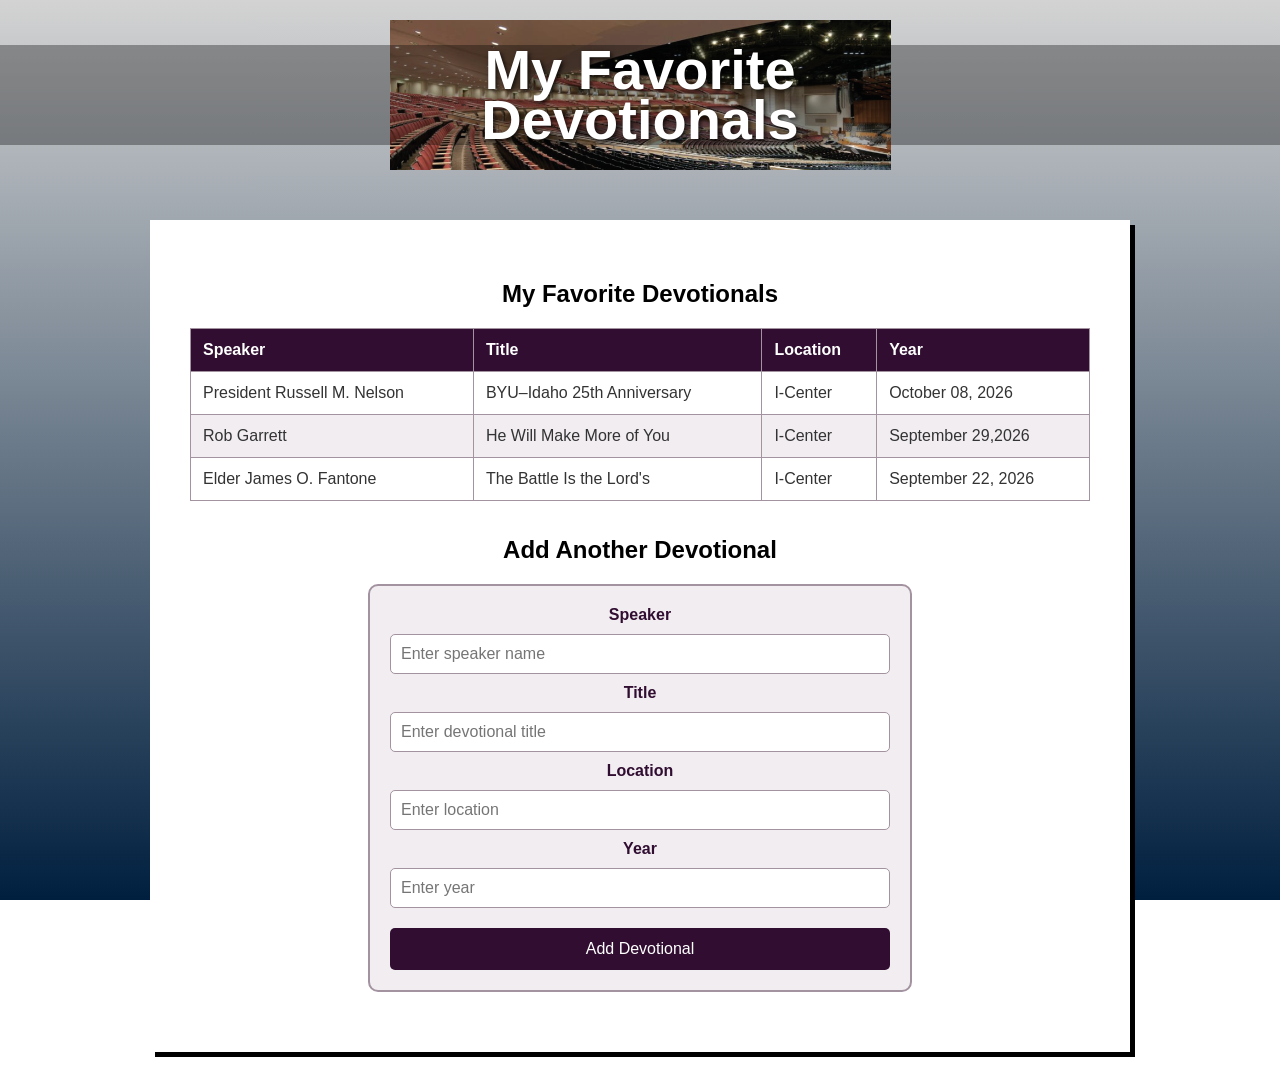
<file: ice/favorite_devo/favorite_devo/favdevo.html>
<!DOCTYPE html>
<html lang="en">
<head>
  <meta charset="UTF-8" />
  <meta name="viewport" content="width=device-width, initial-scale=1.0"/>
  <title>My Favorite Devotionals</title>
  <link rel="stylesheet" href="styles/styles.css" />
</head>
<body>
  <div class="container">
    <header class="header">
      <div class="header-image">
        <h1>My Favorite<br>Devotionals</h1>
      </div>
    </header>
    <main>
      <div class="content-box">
        <!-- Add your devotional content here -->
         <h2>My Favorite Devotionals</h2>

<table>
  <thead>
    <tr>
      <th>Speaker</th>
      <th>Title</th>
      <th>Location</th>
      <th>Year</th>
    </tr>
  </thead>

  <tbody>
    <tr>
      <td>President Russell M. Nelson</td>
      <td>BYU–Idaho 25th Anniversary</td>
      <td>I-Center</td>
      <td>October 08, 2026</td>
    </tr>
    <tr>
      <td>Rob Garrett</td>
      <td>He Will Make More of You</td>
      <td>I-Center</td>
      <td>September 29,2026</td>
    </tr>
    <tr>
      <td>Elder James O. Fantone</td>
      <td>The Battle Is the Lord's</td>
      <td>I-Center</td>
      <td>September 22, 2026</td>
    </tr>
  </tbody>
</table>

<h2>Add Another Devotional</h2>

<form>
  <label for="speaker">Speaker</label>
  <input type="text" id="speaker" name="speaker" placeholder="Enter speaker name">

  <label for="title">Title</label>
  <input type="text" id="title" name="title" placeholder="Enter devotional title">

  <label for="location">Location</label>
  <input type="text" id="location" name="location" placeholder="Enter location">

  <label for="year">Year</label>
  <input type="number" id="year" name="year" placeholder="Enter year">

  <button type="submit">Add Devotional</button>
</form>
      </div>
    </main>
  </div>
</body>
</html>
</file>
<file: ice/halloween/styles/styles.css>
@import url('https://fonts.googleapis.com/css2?family=DM+Serif+Display&family=Montserrat:wght@400;600;800&display=swap');

* {
    box-sizing: border-box;
}

body {
    margin: 0;
    min-height: 100vh;
    color: #f5f0d8;
    font-family: "Montserrat", Arial, sans-serif;
    background:
        radial-gradient(circle at 50% 0%, #315f4a, transparent 28%),
        linear-gradient(135deg, #030504, #0d1c16 45%, #010201);
}

#wrapper {
    width: 92%;
    max-width: 1150px;
    min-height: 100vh;
    margin: 30px auto;
    overflow: hidden;
    background-color: rgba(5, 10, 8, 0.96);
    border: 2px solid #c7a64b;
    box-shadow:
        0 0 0 8px #07110c,
        0 0 25px #c7a64b,
        0 25px 60px #000;
}

header {
    padding: 35px 25px;
    text-align: center;
    background:
        linear-gradient(135deg, #07110c, #173b2b, #07110c);
    border-bottom: 2px solid #c7a64b;
}

nav ul {
    display: flex;
    justify-content: center;
    gap: 16px;
    padding: 0;
    margin: 0;
    list-style: none;
    flex-wrap: wrap;
}

nav li {
    padding: 13px 22px;
    color: #07110c;
    background-color: #c7a64b;
    border: 2px solid #f6e4a5;
    font-weight: 800;
    text-transform: uppercase;
    letter-spacing: 1px;
    cursor: pointer;
    transition: 0.3s ease;
}

nav li:hover {
    color: #f6e4a5;
    background-color: #07110c;
    transform: translateY(-6px);
    box-shadow: 0 0 18px #c7a64b;
}

main {
    padding: 65px 8%;
    text-align: center;
    background:
        linear-gradient(rgba(5, 10, 8, 0.9), rgba(5, 10, 8, 0.9)),
        repeating-linear-gradient(
            90deg,
            transparent 0,
            transparent 80px,
            rgba(199, 166, 75, 0.06) 81px
        );
}

h1 {
    margin: 0 0 40px;
    color: #f6e4a5;
    font-family: "DM Serif Display", Georgia, serif;
    font-size: clamp(3.5rem, 9vw, 7rem);
    letter-spacing: 4px;
    text-shadow:
        0 0 8px #c7a64b,
        0 0 30px rgba(199, 166, 75, 0.8);
}

main > img {
    display: block;
    width: min(100%, 500px);
    height: 320px;
    object-fit: contain;
    margin: 0 auto 55px;
    padding: 20px;
    background-color: #07110c;
    border: 3px solid #c7a64b;
    outline: 1px solid #f6e4a5;
    outline-offset: 8px;
    box-shadow:
        0 0 20px #c7a64b,
        0 0 50px rgba(199, 166, 75, 0.45);
    transition: 0.4s ease;
}

main > img:hover {
    transform: scale(1.06);
    box-shadow:
        0 0 30px #f6e4a5,
        0 0 70px #c7a64b;
}

section {
    max-width: 850px;
    margin: 35px auto;
    padding: 30px 35px;
    text-align: left;
    background: linear-gradient(135deg, #10251b, #07110c);
    border: 1px solid #315f4a;
    border-left: 7px solid #c7a64b;
    box-shadow: 8px 8px 0 rgba(199, 166, 75, 0.35);
    transition: 0.3s ease;
}

section:nth-of-type(2) {
    border-left-color: #f6e4a5;
}

section:nth-of-type(3) {
    border-left-color: #6fa889;
}

section:hover {
    transform: translateX(8px);
    border-color: #f6e4a5;
    box-shadow:
        0 0 22px rgba(199, 166, 75, 0.6),
        12px 12px 0 rgba(0, 0, 0, 0.7);
}

h2 {
    margin-top: 0;
    color: #c7a64b;
    font-family: "DM Serif Display", Georgia, serif;
    font-size: 2.5rem;
    letter-spacing: 2px;
}

section:nth-of-type(2) h2 {
    color: #f6e4a5;
}

section:nth-of-type(3) h2 {
    color: #6fa889;
}

p {
    color: #e6e0ca;
    line-height: 1.9;
    font-size: 1.5rem;
}

footer {
    padding: 32px;
    color: #07110c;
    background: linear-gradient(135deg, #f6e4a5, #c7a64b);
    border-top: 3px solid #ffffff;
    text-align: center;
    font-family: "DM Serif Display", Georgia, serif;
    font-size: 1.5rem;
    letter-spacing: 2px;
}

@media (max-width: 600px) {
    #wrapper {
        width: 100%;
        margin: 0;
        border-width: 2px;
    }

    header {
        padding: 28px 15px;
    }

    nav li {
        width: 100%;
        text-align: center;
    }

    main {
        padding: 45px 5%;
    }

    h1 {
        font-size: 3.5rem;
    }

    main > img {
        width: 88%;
        height: auto;
    }

    section {
        padding: 24px;
    }
}
</file>
<file: code portal/styles/code-portal-plan.css>
@import url('https://fonts.googleapis.com/css2?family=Oswald:wght@400;500;600&family=Raleway:wght@400;500;600&display=swap');

:root {
      --plum: #310e31;
      --mauve: #a393a0;
      --gray: #dcd6d9;
      --teal: #19c7c4;
      --ink: #1b1b1b;
    }

    * {
      box-sizing: border-box;
    }

    body {
      margin: 0;
      color: var(--ink);
      background: #f8f6f7;
      font-family: Raleway, Arial, sans-serif;
      font-size: 18px;
      line-height: 1.6;
    }

    .page {
      width: min(1450px, 96%);
      margin: 2rem auto;
    }

    header {
      padding: 4rem 2rem;
      color: white;
      background: var(--plum);
      border-radius: 14px;
      text-align: center;
    }

    header h1 {
      margin: 0.5rem 0;
      color: white;
      font-size: clamp(4rem, 8vw, 6rem);
      font-family: Oswald, Arial, sans-serif;
    }

    header p {
      margin: 0;
      font-size: 1.4rem;
    }

    nav {
      display: flex;
      justify-content: center;
      gap: 1.5rem;
      margin-top: 1.5rem;
      flex-wrap: wrap;
    }
    nav a {
      padding: 1rem 2rem;
      color: white;
      text-decoration: none;
      border: 2px solid var(--teal);
      border-radius: 6px;
      font-size: 1.1rem;
    }

    nav a:hover {
      color: var(--plum);
      background: var(--teal);
    }

    section {
      margin: 1.5rem 0;
      padding: 2rem;
      background: white;
      border-radius: 14px;
      border: 2px solid var(--gray);
    }

    h2 {
      margin-top: 0;
      padding-bottom: 0.4rem;
      color: var(--plum);
      border-bottom: 4px solid var(--teal);
      font-family: Oswald, Arial, sans-serif;
      font-size: 2rem;
    }

    .design-grid {
      display: grid;
      grid-template-columns: 1fr 1fr;
      gap: 1.5rem;
    }

    .logo {
      display: block;
      width: min(300px, 90%);
      margin: auto;
    }

    .swatches {
      display: grid;
      grid-template-columns: repeat(3, 1fr);
      gap: 0.8rem;
    }

    .swatch {
      min-height: 90px;
      padding: 0.7rem;
      border-radius: 8px;
      display: flex;
      flex-direction: column;
      justify-content: end;
      font-size: 0.85rem;
      font-weight: 600;
    }

    .plum {
      color: white;
      background: var(--plum);
    }

    .mauve {
      background: var(--mauve);
    }

    .gray {
      background: var(--gray);
    }

    .white {
      background: white;
      border: 1px solid var(--mauve);
    }

    .teal {
      background: var(--teal);
    }

    .ink {
      color: white;
      background: var(--ink);
    }

    .type-sample {
      padding: 1rem;
      background: #f8f6f7;
      border-left: 5px solid var(--teal);
    }

    .heading-font {
      color: var(--plum);
      font: 2rem Oswald, Arial, sans-serif;
    }

    .body-font {
      font: 1rem Raleway, Arial, sans-serif;
    }

    .wireframe {
      width: 100%;
      border: 1px solid var(--mauve);
      border-radius: 8px;
    }

    ul {
      line-height: 1.8;
    }

    footer {
      padding: 1rem;
      color: white;
      background: var(--plum);
      border-radius: 10px;
      text-align: center;
    }

    @media (max-width: 700px) {
      .design-grid {
        grid-template-columns: 1fr;
      }

      .swatches {
        grid-template-columns: repeat(2, 1fr);
      }
    }

main {
  margin: 2rem 0;
}

.ice-grid {
  display: grid;
  grid-template-columns: repeat(3, 1fr);
  gap: 2rem;
}

.ice-card {
  padding: 2rem;
  background: white;
  border: 2px solid var(--gray);
  border-radius: 14px;
  min-height: 300px;
}

.ice-card h2 {
  font-size: 1.9rem;
}

.ice-card a {
  display: inline-block;
  margin-top: 1rem;
  padding: 1rem 1.5rem;
  color: white;
  background: var(--plum);
  border-radius: 6px;
  text-decoration: none;
  font-size: 1.05rem;
}

.ice-card a:hover {
  background: var(--teal);
}

@media (max-width: 1000px) {
  .ice-grid {
    grid-template-columns: 1fr;
  }

  .ice-card {
    min-height: auto;
  }
}
</file>
<file: ice/styles/prophet_card.css>
@import url('https://fonts.googleapis.com/css2?family=Nanum+Brush+Script&display=swap');
body {
  margin: 0;
  min-height: 100vh;
  display: flex;
  justify-content: center;
  align-items: center;
  background-color: #ffecd7;
  font-family: Helvetica, Arial, sans-serif;
}

#content {
  width: 600px;
  max-width: 90%;
  padding: 28px 24px;
  box-sizing: border-box;
  text-align: center;
  color: white;
  background-color: #008db1;
  border: 2px solid #004e63;
  border-radius: 20px;
  box-shadow: 0 5px 10px rgba(0, 0, 0, 0.2);
}

h1 {
  margin: 0;
  color: #ffffff;
  font-size: 50px;
  font-weight: normal;
}

a {
   margin: 6px 0 20px;
  color: #91e4f8;
  font-family: Helvetica, Arial, sans-serif;
  font-size: 18px;
  text-decoration: none;
}

a:hover {
  color: #ffd783;
}

img {
  width: 100%;
  height: auto;
  object-fit: cover;
  border: 5px solid white;
  box-sizing: border-box;
}

ul {
  margin: 15px auto;
  width: fit-content;
  text-align: left;
  line-height: 1.6;
  font-size: 25px;
}

h3 {
  color: #ffd783;
  font-family: "Nanum Brush Script", "Brush Script MT", cursive;
  font-size: 35px;
  line-height: 1.3;
}
</file>
<file: ice/positioning/positionstyles.css>
/* CSS - Name: "positionstyles.css" */
/* Activity 1 styles */
.content1 {
  /* This is the parent of the activity 1 boxes. */
  display: grid;
  grid-template-columns: 1fr 1fr;
  justify-items: center;
  gap: 20px;
}
.red1 { 
  width: 100%; 
  height: 200px; 
  background-color: red; 
  grid-column: 1/3;

} 
.green1 {
  width: 500px; 
  height: 500px; 
  background-color: green; 
} 
.yellow1 {
  width: 500px; 
  height: 500px; 
  background-color: gold; 
} 
.blue1 {
  width: 100%; 
  height: 200px; 
  background-color: blue; 
  grid-column: 1/3;
} 
/* Activity 2 styles */ 
.content2 {
  /* This is the parent of the activity 2 boxes. */
  position: relative;
  height: 200px;
}
.red2 {
  width: 100px; 
  height: 100px; 
  background-color: red; 
  position: absolute;
  top: 0;
  left: 0;
} 
.green2 { 
  width: 100px; 
  height: 100px; 
  background-color: green; 
  position: absolute;
  top: 45px;
  left: 50px;
} 
.yellow2 {
  width: 100px; 
  height: 100px; 
  background-color: gold; 
  position: absolute;
  top: 85px;
  left: 100px;
} 
.blue2 {
  width: 100px; 
  height: 100px; 
  background-color: blue; 
  position: absolute;
  top: 130px;
  left: 150px;
} 
/* Activity 3 styles */ 
.content3 {
  /* This is the parent of the activity 3 boxes. */
  display: grid;
  grid-template-columns: 1fr 1fr;
}
.red3 {
  width: 100%; 
  height: 100px; 
  background-color: red; 
  grid-column: 1/3;
} 
.green3 {
  width: 800px; 
  height: 400px; 
  background-color: green;
} 
.yellow3 {
  width: 800px; 
  height: 400px; 
  background-color: gold; 
  justify-self: end;
} 
.blue3 {
  width: 100%;
  height: 100px; 
  background-color: blue; 
  grid-column: 1/3;
} 
/* Activity 4 styles */ 
.content4 {
  /* This is the parent of the activity 4 boxes. */
  display: grid;
  grid-template-columns: 1fr 1fr;
  grid-template-rows: repeat(3, 1fr);
  height: 400px;
}
.red4 {
  width: 1000px; 
  height: 600px; 
  background-color: red; 
  grid-column: 1;
  grid-row: 1 / 4;
} 
.green4 {
  width: 100%; 
  height: 200px; 
  background-color: green; 
  grid-column: 2;
  grid-row: 1;
} 
.yellow4 {
  width: 100%; 
  height: 200px; 
  background-color: gold; 
  grid-column: 2;
  grid-row: 2;
} 
.blue4 {
  width: 100%; 
  height: 200px; 
  background-color: blue; 
  grid-column: 2;
  grid-row: 3;
} 
/* Activity 5 styles */ 
.content5 {
  /* This is the parent of the activity 5 boxes. */
  display: grid;
  grid-template-columns: 1fr 2fr;
  grid-template-rows: 1fr 2.7fr 1fr;
  height: 400px;
}
.red5 { 
  width: 100%; 
  height: 150px; 
  background-color: red; 
  grid-column: 1 / 3;
  grid-row: 1;
} 
.green5 { 
  width: 100%; 
  height: 100%; 
  background-color: green; 
  grid-column: 1;
  grid-row: 2;
} 
.yellow5 {
  width: 100%; 
  height: 150px; 
  background-color: gold; 
  grid-column: 2;
  grid-row: 2;
} 
.blue5 {
  width: 100%; 
  height: 150px; 
  background-color: blue; 
  grid-column: 1 / 3;
  grid-row: 3;
} 
/* Activity 6 styles */ 
.content6 {
  /* This is the parent of the activity 6 boxes. */
  position: relative;
  width: 300px;
  height: 300px;
  margin: 0 auto;
  background-color: white;
}
.red6 {
  width: 200px; 
  height: 100px; 
  background-color: red; 
  position: absolute;
  top: 0;
  left: 0;
} 
.green6 {
  width: 100px; 
  height: 100px; 
  background-color: green;
  position: absolute;
  top: 200px;
  left: 0; 
  z-index: 3;
} 
.yellow6 {
  width: 100px; 
  height: 200px; 
  background-color: gold; 
  position: absolute;
  top: 100px;
  left: 200px;
  z-index: 3;
} 
.blue6 {
  width: 200px; 
  height: 200px; 
  background-color: blue; 
  position: absolute;
  top: 50px;
  left: 50px;
  z-index: 2;
} 


/* Do not make any changes below here */
.activity {
  width: 70%; 
  margin: 20px auto; 
  font-family: Arial, sans-serif; 
  border: 1px solid black; 
  padding: 10px; 
  clear:both; 
  overflow: auto;
} 

.hint {
  border: 1px solid grey;
  background: #e0e0e0;
  padding: .5em;
  position: relative;
  margin: 1em 0;
}
.hint h3 {
  margin: 0;
}
.hint:hover {
  background: #d0d0d0;
}
.hint > div {
  display: none;
}

.hint input[type=checkbox] {
  position: absolute;
  width: 100%;
  height: 100%;
  opacity: 0;
  z-index: 1;
  cursor: pointer;
}

.hint input[type=checkbox]:checked ~ div {
  display: block;
}

.hint i {
  position: absolute;
  transform: translate(-6px, 0);
  margin-top: 16px;
  right: 10px;
  top: -3px;
}
.hint i:before, .hint i:after {
  content: "";
  position: absolute;
  background-color: black;
  width: 3px;
  height: 9px;
}
.hint i:before {
  transform: translate(2px, 0) rotate(45deg);
}
.hint i:after {
  transform: translate(-2px, 0) rotate(-45deg);
}

.hint input[type=checkbox]:checked ~ i:before {
  transform: translate(-2px, 0) rotate(45deg);
}
.hint input[type=checkbox]:checked ~ i:after {
  transform: translate(2px, 0) rotate(-45deg);
}
.hint a {
  position: relative;
  z-index: 1;
}
</file>
<file: ice/favorite_devo/favorite_devo/styles/styles.css>
body {
  margin: 0;
  height: 100%;
  font-family: Arial, sans-serif;
  background: linear-gradient(to bottom, #d3d3d3, #001f3f);
  background-repeat: no-repeat; /* Just in case */
  background-attachment: fixed;
}

.container {
  text-align: center;
}

.header {
  padding: 20px 0;
}

.header-image {
  background-image: url('../images/icenter.png'); /* Replace with your image */
  background-repeat: no-repeat;
  background-position: center;
  height: 150px;
  display: flex;
  flex-direction: column;
  justify-content: center;
  color: white;

}

.header-image h1 {
  margin: 0;
  line-height: 0.9;
    font-size: 3.5em;
  font-weight: bold;
  text-shadow: 2px 2px 4px rgba(0, 0, 0, 0.7);
  background: #00000055;
}

.content-box {
  background-color: white;
  margin: 30px auto;
  width: 90%;
  max-width: 900px;
  padding: 40px;
  box-shadow: 5px 5px 0px black;
  min-height: 400px;
}

table {
  width: 100%;
  border-collapse: collapse;
  margin: 20px 0 35px;
  background-color: #ffffff;
  color: #333333;
}

th,
td {
  border: 1px solid #a393a0;
  padding: 12px;
  text-align: left;
}

th {
  background-color: #310e31;
  color: #ffffff;
}

tr:nth-child(even) {
  background-color: #f1edf1;
}

tr:hover {
  background-color: #dcd6d9;
}

form {
  display: grid;
  gap: 10px;
  max-width: 500px;
  margin: 0 auto 20px;
  padding: 20px;
  background-color: #f1edf1;
  border: 2px solid #a393a0;
  border-radius: 10px;
}

label {
  color: #310e31;
  font-weight: bold;
}

input {
  padding: 10px;
  border: 1px solid #a393a0;
  border-radius: 5px;
  font-size: 1rem;
}

button {
  padding: 12px;
  margin-top: 10px;
  border: none;
  border-radius: 5px;
  background-color: #310e31;
  color: #ffffff;
  font-size: 1rem;
  cursor: pointer;
}

button:hover {
  background-color: #5a255a;
}
</file>
